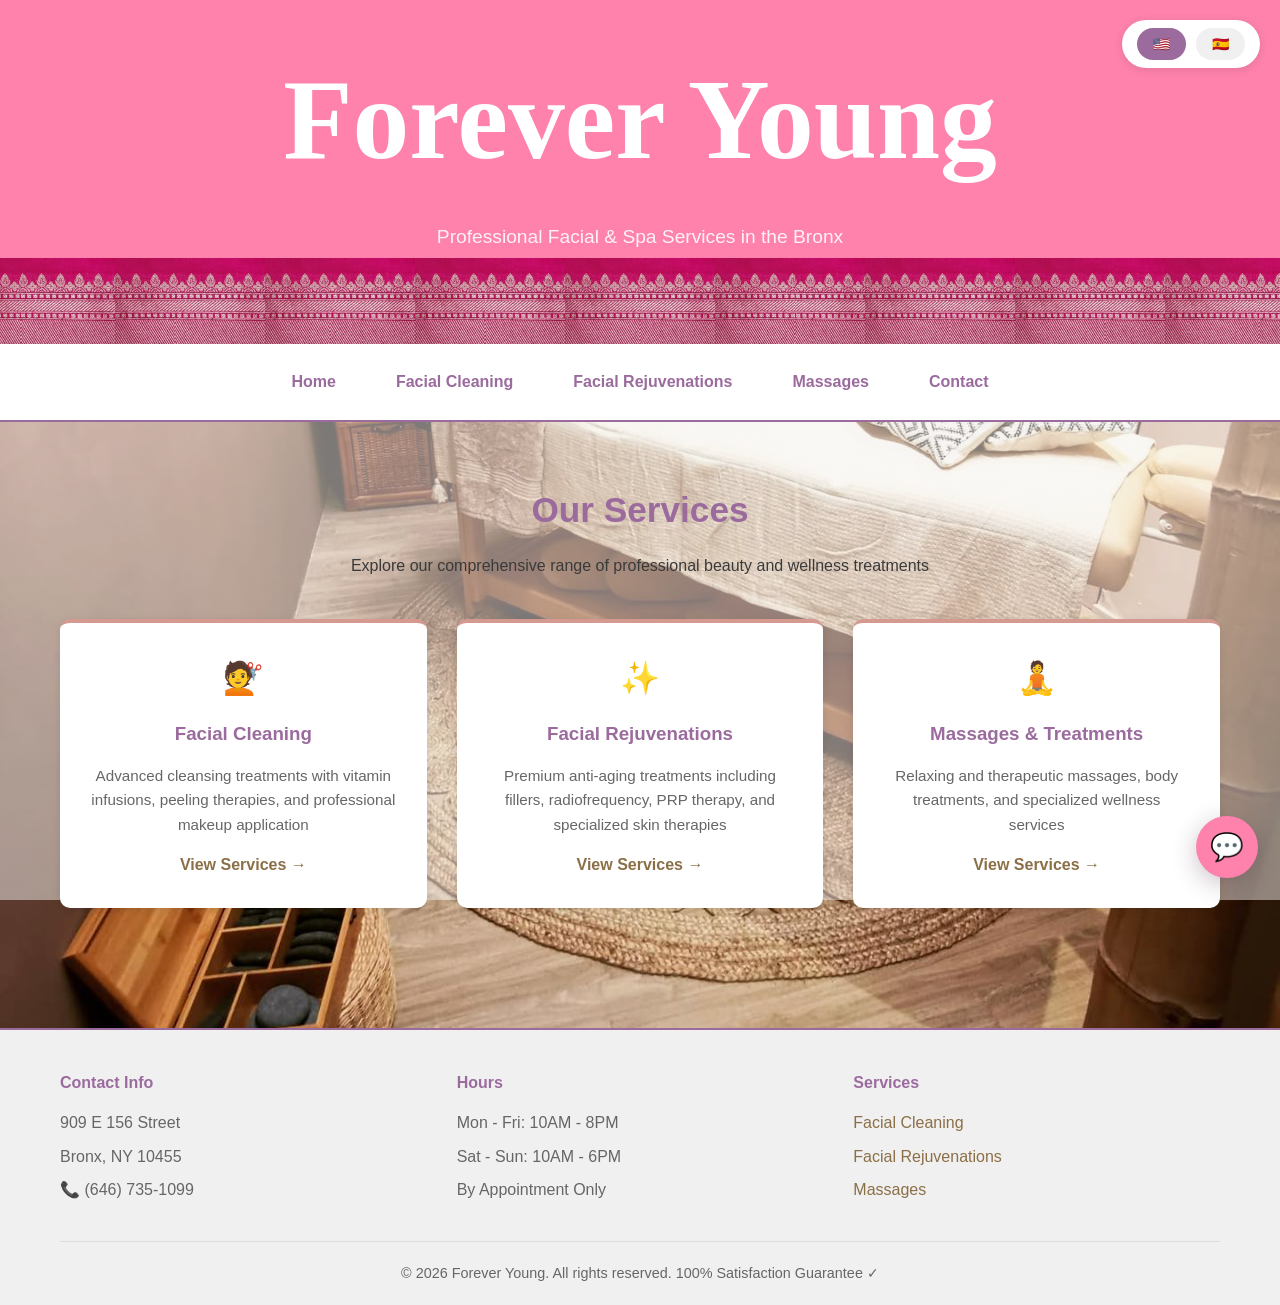
<file: index.html>
<!DOCTYPE html>
<html lang="en">
<head>
    <meta charset="UTF-8">
    <meta name="viewport" content="width=device-width, initial-scale=1.0">
    <title>Forever Young | Professional Facial & Spa Services</title>
    <style>
        @import url('https://fonts.cdnfonts.com/css/marcelle-script');
        * {
            margin: 0;
            padding: 0;
            box-sizing: border-box;
        }

        :root {
            --primary-color: #9b6b9e;
            --secondary-color: #d4998f;
            --accent-color: #8b6f47;
            --light-bg: #f5f1ec;
            --dark-text: #3a3a3a;
            --light-text: #666666;
            --white: #ffffff;
            --success: #78c850;
        }

        html {
            scroll-behavior: smooth;
        }

        body {
            background: linear-gradient(rgba(245, 241, 236, 0.5), rgba(245, 241, 236, 0.5)), url("./bg-home.png") center/cover no-repeat fixed;
            background-attachment: fixed;
            font-family: 'Segoe UI', Tahoma, Geneva, Verdana, sans-serif;
            line-height: 1.6;
            color: var(--dark-text);
            background-color: var(--light-bg);
        }

        .container {
            max-width: 1200px;
            margin: 0 auto;
            padding: 0 20px;
        }

        /* Language Switcher */
        .language-switcher {
            position: fixed;
            top: 20px;
            right: 20px;
            z-index: 1000;
            background: white;
            border-radius: 50px;
            padding: 8px 15px;
            box-shadow: 0 2px 10px rgba(0,0,0,0.1);
            display: flex;
            gap: 10px;
        }

        .lang-btn {
            padding: 8px 16px;
            border: none;
            border-radius: 25px;
            cursor: pointer;
            font-weight: 600;
            font-size: 14px;
            transition: all 0.3s ease;
            background: #f0f0f0;
            color: #333;
        }

        .lang-btn.active {
            background: #9b6b9e;
            color: white;
        }

        .lang-btn:hover {
            transform: scale(1.05);
        }

        .es { display: none; }
        .es.active { display: revert; }
        .en { display: block; }
        .en.hidden { display: none; }

        /* Header */
        header {
            background: #FE82AC;
            color: white;
            padding: 30px 0 92px;
            text-align: center;
            position: relative;
            overflow: hidden;
        }

        header::after {
            content: "";
            position: absolute;
            left: 0;
            right: 0;
            bottom: 0;
            height: 86px;
            background-image: url("./header-pattern.svg?v=2");
            background-repeat: repeat-x;
            background-position: center bottom;
            background-size: auto 86px;
        }

        header h1 {
            color: white;
            font-family: 'Marcelle Script', 'Brush Script MT', cursive;
            font-size: 7.095rem;
            margin-bottom: 10px;
            font-weight: 700;
        }

        header p {
            font-size: 1.2rem;
            font-weight: 300;
            opacity: 0.9;
        }

        /* Navigation */
        nav {
            background: white;
            border-bottom: 2px solid var(--primary-color);
            padding: 15px 0;
            position: sticky;
            top: 0;
            z-index: 100;
        }

        nav ul {
            list-style: none;
            display: flex;
            justify-content: center;
            gap: 30px;
            flex-wrap: wrap;
        }

        nav a {
            color: var(--primary-color);
            text-decoration: none;
            font-weight: 600;
            padding: 10px 15px;
            border-radius: 5px;
            transition: all 0.3s ease;
        }

        nav a:hover {
            background: var(--primary-color);
            color: white;
        }

        /* Services Section */
        .services {
            padding: 60px 0;
            text-align: center;
        }

        .services h2 {
            color: var(--primary-color);
            font-size: 2.2rem;
            margin-bottom: 15px;
        }

        .services-grid {
            display: grid;
            grid-template-columns: repeat(auto-fit, minmax(300px, 1fr));
            gap: 30px;
            margin-top: 40px;
        }

        .service-card {
            background: white;
            padding: 30px;
            border-radius: 10px;
            border-top: 4px solid var(--secondary-color);
            transition: transform 0.3s ease;
            box-shadow: 0 2px 8px rgba(0,0,0,0.1);
        }

        .service-card:hover {
            transform: translateY(-5px);
            box-shadow: 0 5px 15px rgba(0,0,0,0.15);
        }

        .service-card h3 {
            color: var(--primary-color);
            margin-bottom: 15px;
        }

        .service-card p {
            color: var(--light-text);
            margin-bottom: 15px;
            font-size: 0.95rem;
        }

        .view-link {
            color: var(--accent-color);
            text-decoration: none;
            font-weight: 600;
            transition: color 0.3s;
        }

        .view-link:hover {
            color: var(--primary-color);
        }

        /* Footer */
        footer {
            background: #f0f0f0;
            padding: 40px 0 20px;
            margin-top: 60px;
            border-top: 2px solid var(--primary-color);
        }

        .footer-content {
            display: grid;
            grid-template-columns: repeat(auto-fit, minmax(250px, 1fr));
            gap: 30px;
            margin-bottom: 30px;
        }

        .footer-section h4 {
            color: var(--primary-color);
            margin-bottom: 15px;
        }

        .footer-section p, .footer-section li {
            color: var(--light-text);
            margin-bottom: 8px;
        }

        .footer-section ul {
            list-style: none;
        }

        .footer-section a {
            color: var(--accent-color);
            text-decoration: none;
        }

        .footer-section a:hover {
            text-decoration: underline;
        }

        .footer-bottom {
            text-align: center;
            border-top: 1px solid #ddd;
            padding-top: 20px;
            color: var(--light-text);
            font-size: 0.9rem;
        }

        .emoji { font-size: 2rem; display: block; margin-bottom: 15px; }

        /* Responsive */
        @media (max-width: 768px) {
            header h1 { font-size: 2.7rem; }
            nav ul { gap: 15px; }
            .services h2 { font-size: 1.8rem; }
        }
    </style>
</head>

<body>
    <!-- Language Switcher -->
    <div class="language-switcher">
        <button class="lang-btn active" data-lang="en">🇺🇸</button>
        <button class="lang-btn" data-lang="es">🇪🇸</button>
    </div>

    <!-- Header -->
    <header>
        <div class="en">
            <h1>Forever Young</h1>
            <p>Professional Facial & Spa Services in the Bronx</p>
        </div>
        <div class="es">
            <h1>Forever Young</h1>
            <p>Servicios Profesionales de Faciales y Spa en el Bronx</p>
        </div>
    </header>

    <!-- Navigation -->
    <nav>
        <ul>
            <li><a href="index.html" class="en">Home</a><a href="index.html" class="es">Inicio</a></li>
            <li><a href="facial-cleaning.html" class="en">Facial Cleaning</a><a href="facial-cleaning.html" class="es">Limpieza Facial</a></li>
            <li><a href="facial-rejuvenations.html" class="en">Facial Rejuvenations</a><a href="facial-rejuvenations.html" class="es">Rejuvenecimiento</a></li>
            <li><a href="massages.html" class="en">Massages</a><a href="massages.html" class="es">Masajes</a></li>
            <li><a href="contact.html" class="en">Contact</a><a href="contact.html" class="es">Contacto</a></li>
        </ul>
    </nav>

    <!-- Main Content -->
    <main>
        <!-- Services Section -->
        <section class="services">
            <div class="container">
                <h2 class="en">Our Services</h2>
                <h2 class="es">Nuestros Servicios</h2>
                <p class="en">Explore our comprehensive range of professional beauty and wellness treatments</p>
                <p class="es">Explore nuestra gama completa de tratamientos profesionales de belleza y bienestar</p>

                <div class="services-grid">
                    <div class="service-card">
                        <span class="emoji">💇</span>
                        <h3 class="en">Facial Cleaning</h3>
                        <h3 class="es">Limpieza Facial</h3>
                        <p class="en">Advanced cleansing treatments with vitamin infusions, peeling therapies, and professional makeup application</p>
                        <p class="es">Tratamientos avanzados de limpieza con infusiones de vitaminas, terapias de peeling y aplicación de maquillaje profesional</p>
                        <a href="facial-cleaning.html" class="view-link en">View Services →</a>
                        <a href="facial-cleaning.html" class="view-link es">Ver Servicios →</a>
                    </div>

                    <div class="service-card">
                        <span class="emoji">✨</span>
                        <h3 class="en">Facial Rejuvenations</h3>
                        <h3 class="es">Rejuvenecimiento Facial</h3>
                        <p class="en">Premium anti-aging treatments including fillers, radiofrequency, PRP therapy, and specialized skin therapies</p>
                        <p class="es">Tratamientos premium anti-envejecimiento que incluyen rellenos, radiofrecuencia, terapia PRP y terapias especializadas de la piel</p>
                        <a href="facial-rejuvenations.html" class="view-link en">View Services →</a>
                        <a href="facial-rejuvenations.html" class="view-link es">Ver Servicios →</a>
                    </div>

                    <div class="service-card">
                        <span class="emoji">🧘</span>
                        <h3 class="en">Massages & Treatments</h3>
                        <h3 class="es">Masajes y Tratamientos</h3>
                        <p class="en">Relaxing and therapeutic massages, body treatments, and specialized wellness services</p>
                        <p class="es">Masajes relajantes y terapéuticos, tratamientos corporales y servicios especializados de bienestar</p>
                        <a href="massages.html" class="view-link en">View Services →</a>
                        <a href="massages.html" class="view-link es">Ver Servicios →</a>
                    </div>
                </div>
            </div>
        </section>
    </main>

    <!-- Footer -->
    <footer>
        <div class="container">
            <div class="footer-content">
                <div class="footer-section">
                    <h4 class="en">Contact Info</h4>
                    <h4 class="es">Información de Contacto</h4>
                    <p>909 E 156 Street</p>
                    <p>Bronx, NY 10455</p>
                    <p>📞 (646) 735-1099</p>
                </div>

                <div class="footer-section">
                    <h4 class="en">Hours</h4>
                    <h4 class="es">Horario</h4>
                    <p class="en">Mon - Fri: 10AM - 8PM</p>
                    <p class="es">Lun - Vie: 10AM - 8PM</p>
                    <p class="en">Sat - Sun: 10AM - 6PM</p>
                    <p class="es">Sáb - Dom: 10AM - 6PM</p>
                    <p class="en">By Appointment Only</p>
                    <p class="es">Solo por Cita</p>
                </div>

                <div class="footer-section">
                    <h4 class="en">Services</h4>
                    <h4 class="es">Servicios</h4>
                    <ul>
                        <li><a href="facial-cleaning.html" class="en">Facial Cleaning</a><a href="facial-cleaning.html" class="es">Limpieza Facial</a></li>
                        <li><a href="facial-rejuvenations.html" class="en">Facial Rejuvenations</a><a href="facial-rejuvenations.html" class="es">Rejuvenecimiento</a></li>
                        <li><a href="massages.html" class="en">Massages</a><a href="massages.html" class="es">Masajes</a></li>
                    </ul>
                </div>
            </div>

            <div class="footer-bottom">
                <p class="en">&copy; 2026 Forever Young. All rights reserved. 100% Satisfaction Guarantee ✓</p>
                <p class="es">&copy; 2026 Forever Young. Todos los derechos reservados. 100% Garantía de Satisfacción ✓</p>
            </div>
        </div>
    </footer>

    <script>
        function switchLanguage(lang) {
            // Hide/show content based on language
            document.querySelectorAll('.en, .es').forEach(el => {
                el.classList.remove('active', 'hidden');
            });

            if (lang === 'en') {
                document.querySelectorAll('.en').forEach(el => el.classList.remove('hidden'));
                document.querySelectorAll('.es').forEach(el => el.classList.add('hidden'));
            } else if (lang === 'es') {
                document.querySelectorAll('.es').forEach(el => el.classList.add('active'));
                document.querySelectorAll('.en').forEach(el => el.classList.add('hidden'));
            }

            // Update toggle button states
            document.querySelectorAll('.lang-btn').forEach(btn => {
                if (btn.dataset.lang === lang) {
                    btn.classList.add('active');
                } else {
                    btn.classList.remove('active');
                }
            });

            localStorage.setItem('preferredLanguage', lang);
        }

        // Wait for DOM to be ready
        if (document.readyState === 'loading') {
            document.addEventListener('DOMContentLoaded', function() {
                const saved = localStorage.getItem('preferredLanguage') || 'en';
                switchLanguage(saved);
            });
        } else {
            const saved = localStorage.getItem('preferredLanguage') || 'en';
            switchLanguage(saved);
        }

        // Toggle button click handlers
        document.querySelectorAll('.lang-btn').forEach(btn => {
            btn.addEventListener('click', function() {
                switchLanguage(this.dataset.lang);
            });
        });
    </script>
    <script src="chatbot.js?v=7"></script>
</body>
</html>
</file>
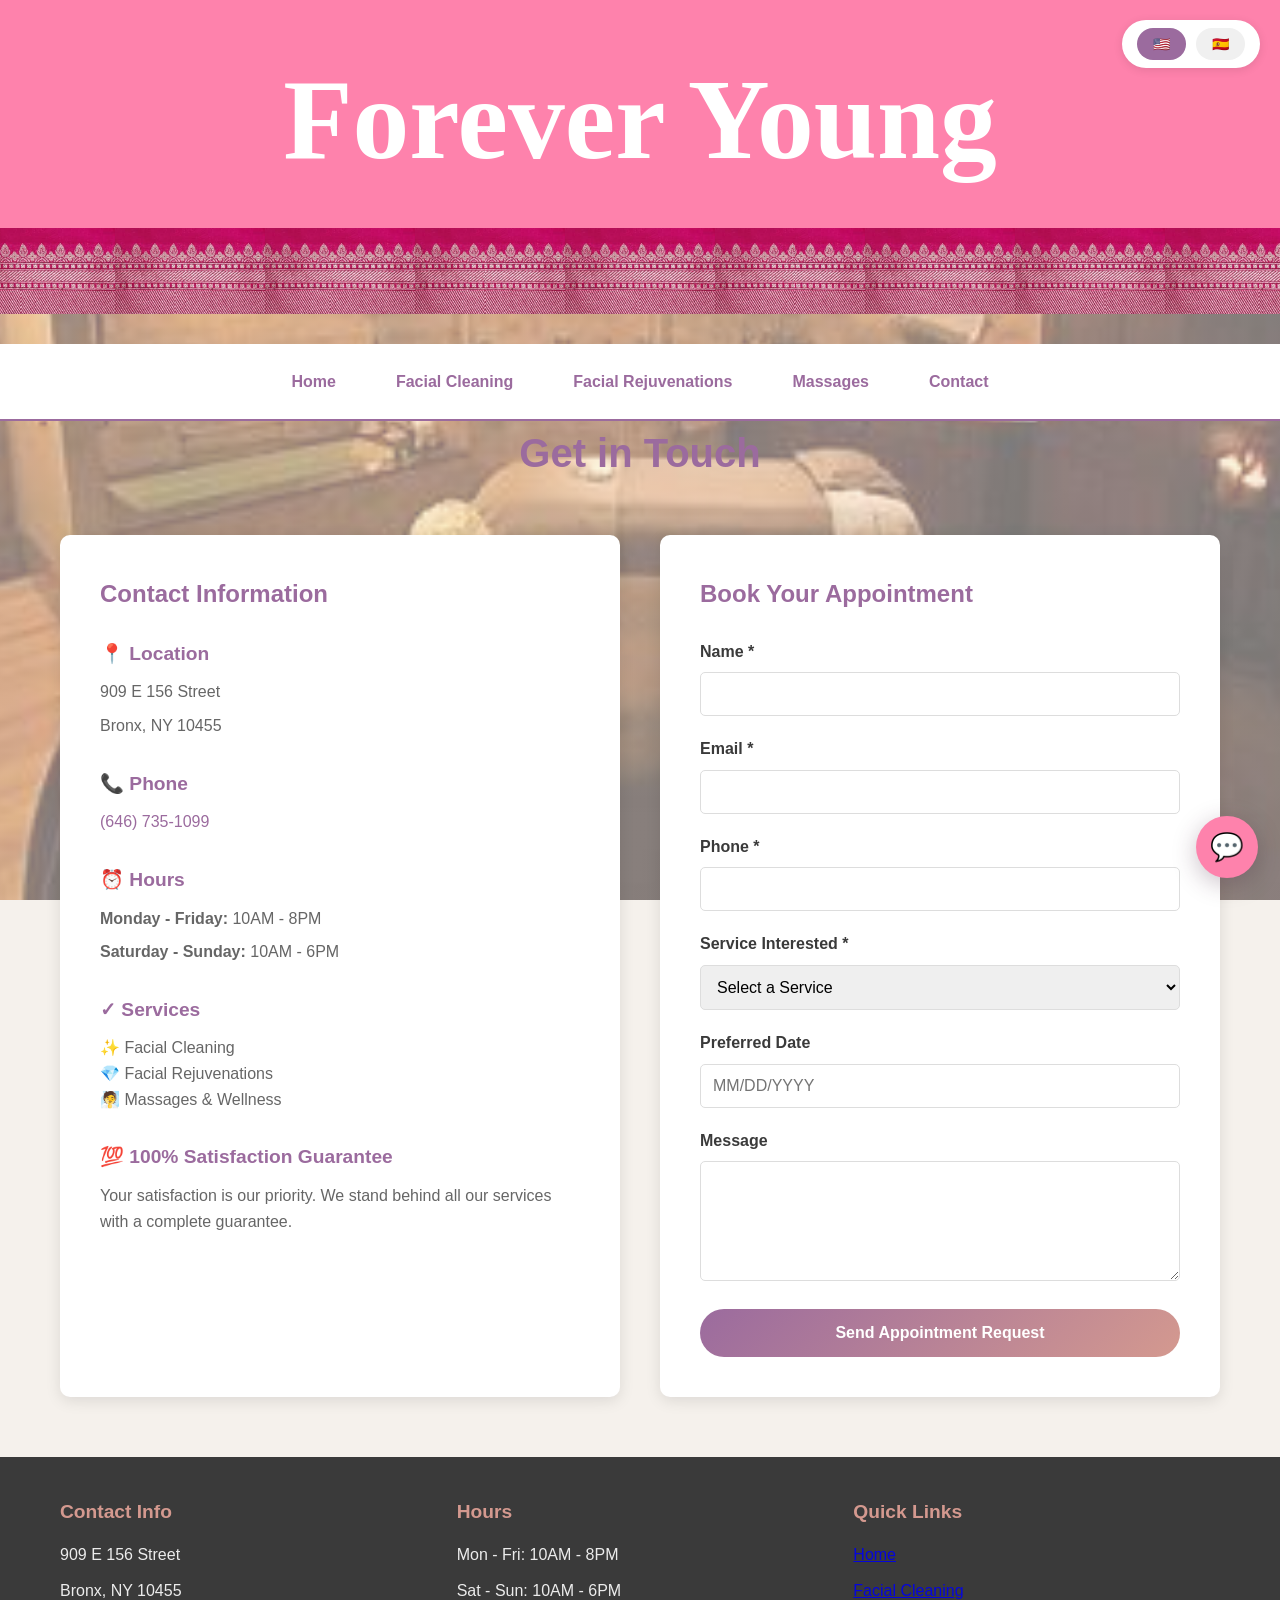
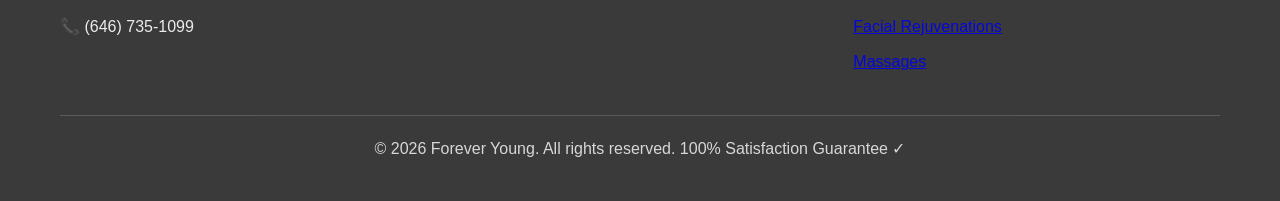
<file: contact.html>
<!DOCTYPE html>
<html lang="en">
<head>
    <meta charset="UTF-8">
    <meta name="viewport" content="width=device-width, initial-scale=1.0">
    <title>Contact & Booking | Contacto y Reserva</title>
    <style>
        @import url('https://fonts.cdnfonts.com/css/marcelle-script');
        * {
            margin: 0;
            padding: 0;
            box-sizing: border-box;
        }

        :root {
            --primary-color: #9b6b9e;
            --secondary-color: #d4998f;
            --accent-color: #8b6f47;
            --light-bg: #f5f1ec;
            --dark-text: #3a3a3a;
            --light-text: #666666;
            --white: #ffffff;
        }

        body {
            font-family: 'Segoe UI', Tahoma, Geneva, Verdana, sans-serif;
            line-height: 1.6;
            color: var(--dark-text);
            background: linear-gradient(rgba(245, 241, 236, 0.5), rgba(245, 241, 236, 0.5)), url("./bg-contact.png") center/cover no-repeat fixed;
            background-attachment: fixed;
            background-color: var(--light-bg);
        }

        .container {
            max-width: 1200px;
            margin: 0 auto;
            padding: 0 20px;
        }

        /* Language Switcher */
        .language-switcher {
            position: fixed;
            top: 20px;
            right: 20px;
            z-index: 1000;
            background: white;
            border-radius: 50px;
            padding: 8px 15px;
            box-shadow: 0 2px 10px rgba(0,0,0,0.1);
            display: flex;
            gap: 10px;
        }

        .lang-btn {
            padding: 8px 16px;
            border: none;
            border-radius: 25px;
            cursor: pointer;
            font-weight: 600;
            font-size: 14px;
            transition: all 0.3s ease;
            background: #f0f0f0;
            color: #333;
        }

        .lang-btn.active {
            background: #9b6b9e;
            color: white;
        }

        .lang-btn:hover {
            transform: scale(1.05);
        }

        .es { display: none; }
        .es.active { display: revert; }
        .en { display: block; }
        .en.hidden { display: none; }

        /* Header */
        header {
            background: #FE82AC;
            color: white;
            padding: 30px 0 92px;
            text-align: center;
            position: relative;
            overflow: hidden;
            margin-bottom: 30px;
        }

        header::after {
            content: "";
            position: absolute;
            left: 0;
            right: 0;
            bottom: 0;
            height: 86px;
            background-image: url("./header-pattern.svg?v=2");
            background-repeat: repeat-x;
            background-position: center bottom;
            background-size: auto 86px;
        }

        header h1 {
            color: white;
            font-family: 'Marcelle Script', 'Brush Script MT', cursive;
            font-size: 7.095rem;
            margin-bottom: 10px;
            font-weight: 700;
        }

        header a {
            color: white;
            text-decoration: none;
            font-size: 1rem;
            opacity: 0.9;
            transition: opacity 0.3s;
        }

        header a:hover {
            opacity: 1;
        }

        /* Navigation */
        nav {
            background: white;
            border-bottom: 2px solid var(--primary-color);
            padding: 15px 0;
            position: sticky;
            top: 0;
            z-index: 100;
        }

        nav ul {
            list-style: none;
            display: flex;
            justify-content: center;
            gap: 30px;
            flex-wrap: wrap;
        }

        nav a {
            color: var(--primary-color);
            text-decoration: none;
            font-weight: 600;
            padding: 10px 15px;
            border-radius: 5px;
            transition: all 0.3s ease;
        }

        nav a:hover {
            background: var(--primary-color);
            color: white;
        }

        /* Page Title */
        .page-title {
            text-align: center;
            margin-bottom: 50px;
        }

        .page-title h2 {
            font-size: 2.5rem;
            color: var(--primary-color);
            margin-bottom: 15px;
            font-weight: 700;
        }

        /* Contact Container */
        .contact-wrapper {
            display: grid;
            grid-template-columns: 1fr 1fr;
            gap: 40px;
            margin-bottom: 60px;
        }

        /* Contact Info */
        .contact-info {
            background: white;
            padding: 40px;
            border-radius: 10px;
            box-shadow: 0 4px 15px rgba(0,0,0,0.1);
        }

        .contact-info h3 {
            font-size: 1.5rem;
            color: var(--primary-color);
            margin-bottom: 25px;
            font-weight: 600;
        }

        .info-section {
            margin-bottom: 30px;
        }

        .info-section h4 {
            font-size: 1.2rem;
            color: var(--primary-color);
            margin-bottom: 10px;
            font-weight: 600;
        }

        .info-section p {
            color: var(--light-text);
            margin-bottom: 8px;
            font-size: 1rem;
        }

        .info-section a {
            color: var(--primary-color);
            text-decoration: none;
            transition: color 0.3s;
        }

        .info-section a:hover {
            color: var(--secondary-color);
        }

        /* Contact Form */
        .contact-form {
            background: white;
            padding: 40px;
            border-radius: 10px;
            box-shadow: 0 4px 15px rgba(0,0,0,0.1);
        }

        .contact-form h3 {
            font-size: 1.5rem;
            color: var(--primary-color);
            margin-bottom: 25px;
            font-weight: 600;
        }

        .form-group {
            margin-bottom: 20px;
        }

        label {
            display: block;
            margin-bottom: 8px;
            color: var(--dark-text);
            font-weight: 600;
        }

        input[type="text"],
        input[type="email"],
        input[type="tel"],
        textarea,
        select {
            width: 100%;
            padding: 12px;
            border: 1px solid #ddd;
            border-radius: 5px;
            font-family: 'Segoe UI', Tahoma, Geneva, Verdana, sans-serif;
            font-size: 1rem;
            transition: border-color 0.3s;
        }

        input[type="text"]:focus,
        input[type="email"]:focus,
        input[type="tel"]:focus,
        textarea:focus,
        select:focus {
            outline: none;
            border-color: var(--primary-color);
            box-shadow: 0 0 5px rgba(155, 107, 158, 0.2);
        }

        textarea {
            resize: vertical;
            min-height: 120px;
        }

        .submit-btn {
            background: linear-gradient(135deg, var(--primary-color), var(--secondary-color));
            color: white;
            padding: 15px 40px;
            border: none;
            border-radius: 50px;
            font-weight: 600;
            font-size: 1rem;
            cursor: pointer;
            transition: all 0.3s;
            width: 100%;
        }

        .submit-btn:hover {
            transform: translateY(-2px);
            box-shadow: 0 5px 20px rgba(155, 107, 158, 0.3);
        }

        /* Footer */
        footer {
            background: var(--dark-text);
            color: white;
            padding: 40px 0;
            margin-top: 60px;
        }

        .footer-content {
            display: grid;
            grid-template-columns: repeat(auto-fit, minmax(250px, 1fr));
            gap: 30px;
            margin-bottom: 30px;
        }

        .footer-section h4 {
            font-size: 1.2rem;
            margin-bottom: 15px;
            color: var(--secondary-color);
            font-weight: 600;
        }

        .footer-section p {
            margin-bottom: 10px;
            opacity: 0.9;
        }

        .footer-bottom {
            text-align: center;
            padding-top: 20px;
            border-top: 1px solid rgba(255,255,255,0.2);
            opacity: 0.8;
        }

        /* Responsive */
        @media (max-width: 968px) {
            .contact-wrapper {
                grid-template-columns: 1fr;
            }
        }

        @media (max-width: 768px) {
            header h1 {
                font-size: 2.7rem;
            }

            .page-title h2 {
                font-size: 1.8rem;
            }

            .language-switcher {
                top: 10px;
                right: 10px;
                padding: 6px 12px;
            }

            .lang-btn {
                padding: 6px 12px;
                font-size: 12px;
            }

            .contact-info,
            .contact-form {
                padding: 25px;
            }
        }
    </style>
</head>
<body>
    <!-- Language Switcher -->
    <div class="language-switcher">
        <button class="lang-btn active" data-lang="en">🇺🇸</button>
        <button class="lang-btn" data-lang="es">🇪🇸</button>
    </div>

    <!-- Header -->
    <header>
        <div class="en">
            <h1>Forever Young</h1>
        </div>
        <div class="es">
            <h1>Forever Young</h1>
        </div>
    </header>

    <!-- Navigation -->
    <nav>
        <ul>
            <li><a href="index.html" class="en">Home</a><a href="index.html" class="es">Inicio</a></li>
            <li><a href="facial-cleaning.html" class="en">Facial Cleaning</a><a href="facial-cleaning.html" class="es">Limpieza Facial</a></li>
            <li><a href="facial-rejuvenations.html" class="en">Facial Rejuvenations</a><a href="facial-rejuvenations.html" class="es">Rejuvenecimiento</a></li>
            <li><a href="massages.html" class="en">Massages</a><a href="massages.html" class="es">Masajes</a></li>
            <li><a href="contact.html" class="en">Contact</a><a href="contact.html" class="es">Contacto</a></li>
        </ul>
    </nav>

    <div class="container">
        <!-- Page Title -->
        <div class="page-title">
            <div class="en">
                <h2>Get in Touch</h2>
            </div>
            <div class="es">
                <h2>Ponte en Contacto</h2>
            </div>
        </div>

        <!-- Contact Wrapper -->
        <div class="contact-wrapper">
            <!-- Contact Information -->
            <div class="contact-info">
                <div class="en">
                    <h3>Contact Information</h3>
                </div>
                <div class="es">
                    <h3>Información de Contacto</h3>
                </div>

                <div class="info-section">
                    <h4 class="en">📍 Location</h4>
                    <h4 class="es">📍 Ubicación</h4>
                    <p>909 E 156 Street</p>
                    <p>Bronx, NY 10455</p>
                </div>

                <div class="info-section">
                    <h4 class="en">📞 Phone</h4>
                    <h4 class="es">📞 Teléfono</h4>
                    <p><a href="tel:6467351099">(646) 735-1099</a></p>
                </div>

                <div class="info-section">
                    <h4 class="en">⏰ Hours</h4>
                    <h4 class="es">⏰ Horario</h4>
                    <p class="en"><strong>Monday - Friday:</strong> 10AM - 8PM</p>
                    <p class="es"><strong>Lunes - Viernes:</strong> 10AM - 8PM</p>
                    <p class="en"><strong>Saturday - Sunday:</strong> 10AM - 6PM</p>
                    <p class="es"><strong>Sábado - Domingo:</strong> 10AM - 6PM</p>
                </div>

                <div class="info-section">
                    <h4 class="en">✓ Services</h4>
                    <h4 class="es">✓ Servicios</h4>
                    <p class="en">
                        ✨ Facial Cleaning<br>
                        💎 Facial Rejuvenations<br>
                        🧖 Massages & Wellness
                    </p>
                    <p class="es">
                        ✨ Limpieza Facial<br>
                        💎 Rejuvenecimiento Facial<br>
                        🧖 Masajes y Bienestar
                    </p>
                </div>

                <div class="info-section">
                    <h4 class="en">💯 100% Satisfaction Guarantee</h4>
                    <h4 class="es">💯 100% Garantía de Satisfacción</h4>
                    <p class="en">Your satisfaction is our priority. We stand behind all our services with a complete guarantee.</p>
                    <p class="es">Tu satisfacción es nuestra prioridad. Respaldamos todos nuestros servicios con una garantía completa.</p>
                </div>
            </div>

            <!-- Contact Form -->
            <div class="contact-form">
                <div class="en">
                    <h3>Book Your Appointment</h3>
                </div>
                <div class="es">
                    <h3>Reserva tu Cita</h3>
                </div>

                <form id="contactForm" action="https://formsubmit.co/franciabaezdegomez7@gmail.com" method="POST">
                    <input type="hidden" name="_subject" value="New Forever Young Appointment Request">
                    <input type="hidden" name="_template" value="table">
                    <input type="hidden" name="_captcha" value="false">
                    <div class="form-group">
                        <label class="en">Name *</label>
                        <label class="es">Nombre *</label>
                        <input type="text" name="Customer Name" required placeholder="">
                    </div>

                    <div class="form-group">
                        <label class="en">Email *</label>
                        <label class="es">Correo Electrónico *</label>
                        <input type="email" name="Customer Email" required placeholder="">
                    </div>

                    <div class="form-group">
                        <label class="en">Phone *</label>
                        <label class="es">Teléfono *</label>
                        <input type="tel" name="Customer Phone" required placeholder="">
                    </div>

                    <div class="form-group">
                        <label class="en">Service Interested *</label>
                        <label class="es">Servicio Interesado *</label>
                        <select name="Requested Service" required>
                            <option class="en" value="">Select a Service</option>
                            <option class="en" value="facial-cleaning">Facial Cleaning</option>
                            <option class="en" value="facial-rejuvenation">Facial Rejuvenations</option>
                            <option class="en" value="massage">Massages & Wellness</option>
                            
                            <option class="es" value="">Selecciona un Servicio</option>
                            <option class="es" value="facial-cleaning">Limpieza Facial</option>
                            <option class="es" value="facial-rejuvenation">Rejuvenecimiento Facial</option>
                            <option class="es" value="massage">Masajes y Bienestar</option>
                        </select>
                    </div>

                    <div class="form-group">
                        <label class="en">Preferred Date</label>
                        <label class="es">Fecha Preferida</label>
                        <input type="text" name="Preferred Date" placeholder="MM/DD/YYYY">
                    </div>

                    <div class="form-group">
                        <label class="en">Message</label>
                        <label class="es">Mensaje</label>
                        <textarea name="Message" placeholder=""></textarea>
                    </div>

                    <button type="submit" class="submit-btn en">Send Appointment Request</button>
                    <button type="submit" class="submit-btn es">Enviar Solicitud de Cita</button>
                </form>
            </div>
        </div>
    </div>

    <!-- Footer -->
    <footer>
        <div class="container">
            <div class="footer-content">
                <div class="footer-section">
                    <h4 class="en">Contact Info</h4>
                    <h4 class="es">Información de Contacto</h4>
                    <p>909 E 156 Street</p>
                    <p>Bronx, NY 10455</p>
                    <p>📞 (646) 735-1099</p>
                </div>

                <div class="footer-section">
                    <h4 class="en">Hours</h4>
                    <h4 class="es">Horario</h4>
                    <p class="en">Mon - Fri: 10AM - 8PM</p>
                    <p class="es">Lun - Vie: 10AM - 8PM</p>
                    <p class="en">Sat - Sun: 10AM - 6PM</p>
                    <p class="es">Sáb - Dom: 10AM - 6PM</p>
                </div>

                <div class="footer-section">
                    <h4 class="en">Quick Links</h4>
                    <h4 class="es">Enlaces Rápidos</h4>
                    <p><a href="index.html" class="en">Home</a><a href="index.html" class="es">Inicio</a></p>
                    <p><a href="facial-cleaning.html" class="en">Facial Cleaning</a><a href="facial-cleaning.html" class="es">Limpieza Facial</a></p>
                    <p><a href="facial-rejuvenations.html" class="en">Facial Rejuvenations</a><a href="facial-rejuvenations.html" class="es">Rejuvenecimiento</a></p>
                    <p><a href="massages.html" class="en">Massages</a><a href="massages.html" class="es">Masajes</a></p>
                </div>
            </div>

            <div class="footer-bottom">
                <p class="en">&copy; 2026 Forever Young. All rights reserved. 100% Satisfaction Guarantee ✓</p>
                <p class="es">&copy; 2026 Forever Young. Todos los derechos reservados. 100% Garantía de Satisfacción ✓</p>
            </div>
        </div>
    </footer>

    <script>
        function switchLanguage(lang) {
            document.querySelectorAll(".en, .es").forEach(el => {
                el.classList.remove("active", "hidden");
            });

            if (lang === "en") {
                document.querySelectorAll(".en").forEach(el => el.classList.remove("hidden"));
                document.querySelectorAll(".es").forEach(el => el.classList.add("hidden"));
            } else if (lang === "es") {
                document.querySelectorAll(".es").forEach(el => el.classList.add("active"));
                document.querySelectorAll(".en").forEach(el => el.classList.add("hidden"));
            }

            document.querySelectorAll(".lang-btn").forEach(btn => {
                if (btn.dataset.lang === lang) {
                    btn.classList.add("active");
                } else {
                    btn.classList.remove("active");
                }
            });

            localStorage.setItem("preferredLanguage", lang);
        }

        if (document.readyState === "loading") {
            document.addEventListener("DOMContentLoaded", function() {
                const saved = localStorage.getItem("preferredLanguage") || "en";
                switchLanguage(saved);
            });
        } else {
            const saved = localStorage.getItem("preferredLanguage") || "en";
            switchLanguage(saved);
        }

        document.querySelectorAll(".lang-btn").forEach(btn => {
            btn.addEventListener("click", function() {
                switchLanguage(this.dataset.lang);
            });
        });
    </script>
    <script src="chatbot.js?v=7"></script>
</body>
</html>
</file>
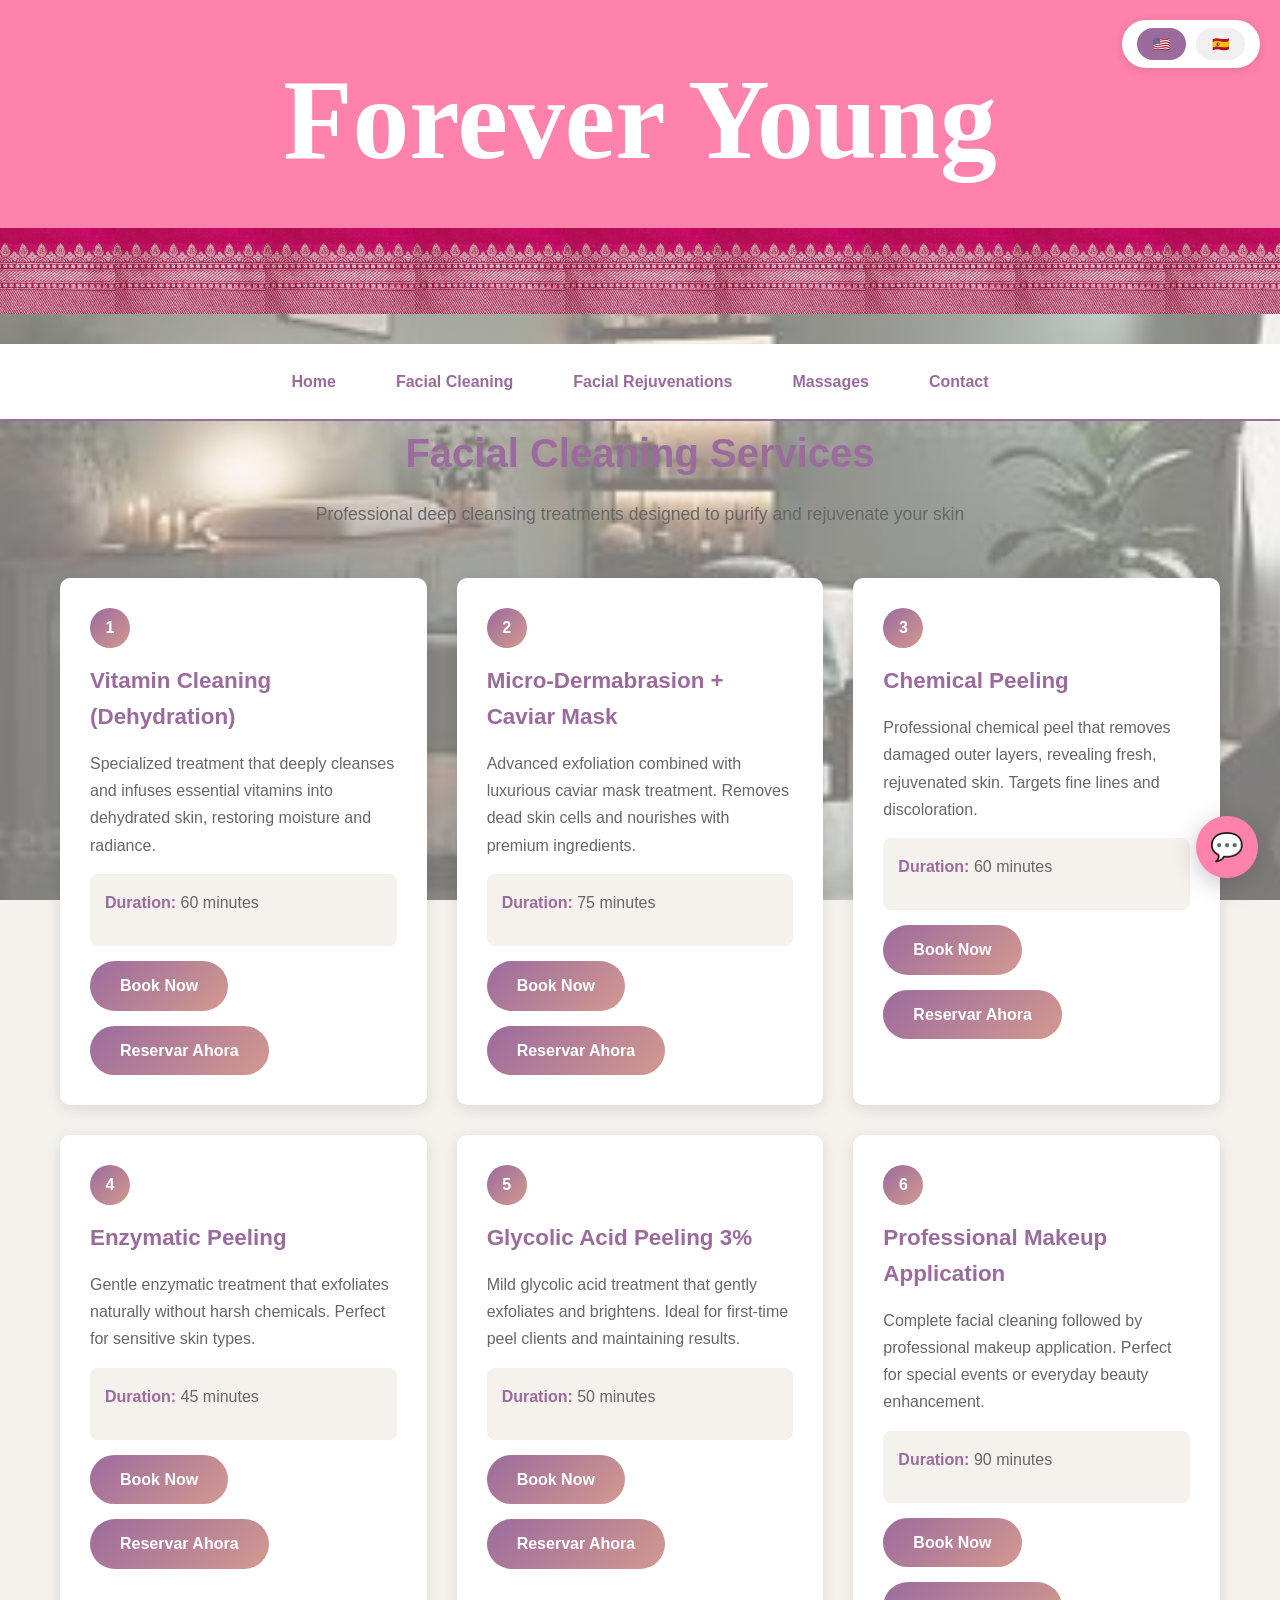
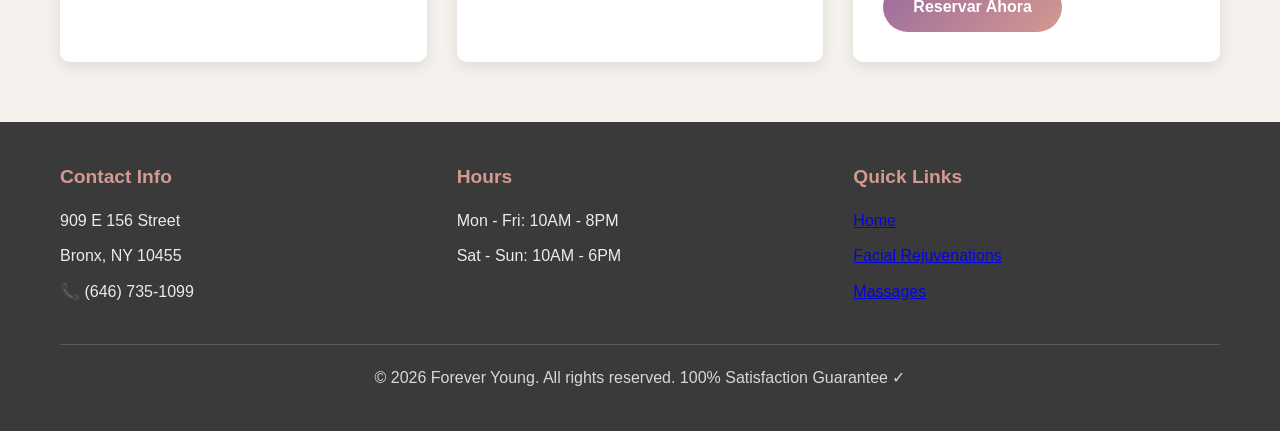
<file: facial-cleaning.html>
<!DOCTYPE html>
<html lang="en">
<head>
    <meta charset="UTF-8">
    <meta name="viewport" content="width=device-width, initial-scale=1.0">
    <title>Facial Cleaning Services | Servicios de Limpieza Facial</title>
    <style>
        @import url('https://fonts.cdnfonts.com/css/marcelle-script');
        * {
            margin: 0;
            padding: 0;
            box-sizing: border-box;
        }

        :root {
            --primary-color: #9b6b9e;
            --secondary-color: #d4998f;
            --accent-color: #8b6f47;
            --light-bg: #f5f1ec;
            --dark-text: #3a3a3a;
            --light-text: #666666;
            --white: #ffffff;
        }

        body {
            font-family: 'Segoe UI', Tahoma, Geneva, Verdana, sans-serif;
            line-height: 1.6;
            color: var(--dark-text);
            background: linear-gradient(rgba(245, 241, 236, 0.5), rgba(245, 241, 236, 0.5)), url("./bg-facial-cleaning.png") center/cover no-repeat fixed;
            background-attachment: fixed;
            background-color: var(--light-bg);
        }

        .container {
            max-width: 1200px;
            margin: 0 auto;
            padding: 0 20px;
        }

        /* Language Switcher */
        .language-switcher {
            position: fixed;
            top: 20px;
            right: 20px;
            z-index: 1000;
            background: white;
            border-radius: 50px;
            padding: 8px 15px;
            box-shadow: 0 2px 10px rgba(0,0,0,0.1);
            display: flex;
            gap: 10px;
        }

        .lang-btn {
            padding: 8px 16px;
            border: none;
            border-radius: 25px;
            cursor: pointer;
            font-weight: 600;
            font-size: 14px;
            transition: all 0.3s ease;
            background: #f0f0f0;
            color: #333;
        }

        .lang-btn.active {
            background: #9b6b9e;
            color: white;
        }

        .lang-btn:hover {
            transform: scale(1.05);
        }

        .es { display: none; }
        .es.active { display: revert; }
        .en { display: block; }
        .en.hidden { display: none; }

        /* Header */
        header {
            background: #FE82AC;
            color: white;
            padding: 30px 0 92px;
            text-align: center;
            position: relative;
            overflow: hidden;
            margin-bottom: 30px;
        }

        header::after {
            content: "";
            position: absolute;
            left: 0;
            right: 0;
            bottom: 0;
            height: 86px;
            background-image: url("./header-pattern.svg?v=2");
            background-repeat: repeat-x;
            background-position: center bottom;
            background-size: auto 86px;
        }

        header h1 {
            color: white;
            font-family: 'Marcelle Script', 'Brush Script MT', cursive;
            font-size: 7.095rem;
            margin-bottom: 10px;
            font-weight: 700;
        }

        header a {
            color: white;
            text-decoration: none;
            font-size: 1rem;
            opacity: 0.9;
            transition: opacity 0.3s;
        }

        header a:hover {
            opacity: 1;
        }

        /* Navigation */
        nav {
            background: white;
            border-bottom: 2px solid var(--primary-color);
            padding: 15px 0;
            position: sticky;
            top: 0;
            z-index: 100;
        }

        nav ul {
            list-style: none;
            display: flex;
            justify-content: center;
            gap: 30px;
            flex-wrap: wrap;
        }

        nav a {
            color: var(--primary-color);
            text-decoration: none;
            font-weight: 600;
            padding: 10px 15px;
            border-radius: 5px;
            transition: all 0.3s ease;
        }

        nav a:hover {
            background: var(--primary-color);
            color: white;
        }

        /* Page Title */
        .page-title {
            text-align: center;
            margin-bottom: 50px;
        }

        .page-title h2 {
            font-size: 2.5rem;
            color: var(--primary-color);
            margin-bottom: 15px;
            font-weight: 700;
        }

        .page-title p {
            font-size: 1.1rem;
            color: var(--light-text);
            max-width: 700px;
            margin: 0 auto;
        }

        /* Service Grid */
        .service-grid {
            display: grid;
            grid-template-columns: repeat(auto-fit, minmax(320px, 1fr));
            gap: 30px;
            margin-bottom: 60px;
        }

        .service-card {
            background: white;
            padding: 30px;
            border-radius: 10px;
            box-shadow: 0 4px 15px rgba(0,0,0,0.1);
            transition: all 0.3s;
        }

        .service-card:hover {
            transform: translateY(-5px);
            box-shadow: 0 8px 25px rgba(0,0,0,0.15);
        }

        .service-number {
            display: inline-block;
            background: linear-gradient(135deg, var(--primary-color), var(--secondary-color));
            color: white;
            width: 40px;
            height: 40px;
            border-radius: 50%;
            text-align: center;
            line-height: 40px;
            font-weight: 700;
            margin-bottom: 15px;
        }

        .service-card h3 {
            font-size: 1.4rem;
            color: var(--primary-color);
            margin-bottom: 15px;
            font-weight: 600;
        }

        .service-card p {
            color: var(--light-text);
            margin-bottom: 15px;
            line-height: 1.7;
        }

        .service-details {
            background: var(--light-bg);
            padding: 15px;
            border-radius: 8px;
            margin-top: 15px;
        }

        .service-details strong {
            color: var(--primary-color);
        }

        .cta-button {
            display: inline-block;
            background: linear-gradient(135deg, var(--primary-color), var(--secondary-color));
            color: white;
            padding: 12px 30px;
            border-radius: 50px;
            text-decoration: none;
            font-weight: 600;
            margin-top: 15px;
            transition: all 0.3s;
            border: none;
            cursor: pointer;
        }

        .cta-button:hover {
            transform: translateY(-2px);
            box-shadow: 0 5px 20px rgba(155, 107, 158, 0.3);
        }

        /* Footer */
        footer {
            background: var(--dark-text);
            color: white;
            padding: 40px 0;
            margin-top: 60px;
        }

        .footer-content {
            display: grid;
            grid-template-columns: repeat(auto-fit, minmax(250px, 1fr));
            gap: 30px;
            margin-bottom: 30px;
        }

        .footer-section h4 {
            font-size: 1.2rem;
            margin-bottom: 15px;
            color: var(--secondary-color);
            font-weight: 600;
        }

        .footer-section p {
            margin-bottom: 10px;
            opacity: 0.9;
        }

        .footer-bottom {
            text-align: center;
            padding-top: 20px;
            border-top: 1px solid rgba(255,255,255,0.2);
            opacity: 0.8;
        }

        /* Responsive */
        @media (max-width: 768px) {
            header h1 {
                font-size: 2.7rem;
            }

            .page-title h2 {
                font-size: 1.8rem;
            }

            .language-switcher {
                top: 10px;
                right: 10px;
                padding: 6px 12px;
            }

            .lang-btn {
                padding: 6px 12px;
                font-size: 12px;
            }
        }
    </style>
</head>
<body>
    <!-- Language Switcher -->
    <div class="language-switcher">
        <button class="lang-btn active" data-lang="en">🇺🇸</button>
        <button class="lang-btn" data-lang="es">🇪🇸</button>
    </div>

    <!-- Header -->
    <header>
        <div class="en">
            <h1>Forever Young</h1>
        </div>
        <div class="es">
            <h1>Forever Young</h1>
        </div>
    </header>

    <!-- Navigation -->
    <nav>
        <ul>
            <li><a href="index.html" class="en">Home</a><a href="index.html" class="es">Inicio</a></li>
            <li><a href="facial-cleaning.html" class="en">Facial Cleaning</a><a href="facial-cleaning.html" class="es">Limpieza Facial</a></li>
            <li><a href="facial-rejuvenations.html" class="en">Facial Rejuvenations</a><a href="facial-rejuvenations.html" class="es">Rejuvenecimiento</a></li>
            <li><a href="massages.html" class="en">Massages</a><a href="massages.html" class="es">Masajes</a></li>
            <li><a href="contact.html" class="en">Contact</a><a href="contact.html" class="es">Contacto</a></li>
        </ul>
    </nav>

    <div class="container">
        <!-- Page Title -->
        <div class="page-title">
            <div class="en">
                <h2>Facial Cleaning Services</h2>
                <p>Professional deep cleansing treatments designed to purify and rejuvenate your skin</p>
            </div>
            <div class="es">
                <h2>Servicios de Limpieza Facial</h2>
                <p>Tratamientos profesionales de limpieza profunda diseñados para purificar y rejuvenecer tu piel</p>
            </div>
        </div>

        <!-- Services Grid -->
        <div class="service-grid">
            <!-- Service 1 -->
            <div class="service-card">
                <div class="service-number">1</div>
                <h3 class="en">Vitamin Cleaning (Dehydration)</h3>
                <h3 class="es">Limpieza + Tratamiento de Vitaminas</h3>
                <p class="en">Specialized treatment that deeply cleanses and infuses essential vitamins into dehydrated skin, restoring moisture and radiance.</p>
                <p class="es">Tratamiento especializado que limpia profundamente e infunde vitaminas esenciales en la piel deshidratada, restaurando la hidratación y el brillo.</p>
                <div class="service-details">
                    <p class="en"><strong>Duration:</strong> 60 minutes</p>
                    <p class="es"><strong>Duración:</strong> 60 minutos</p>
                </div>
                <a href="contact.html" class="cta-button en">Book Now</a>
                <a href="contact.html" class="cta-button es">Reservar Ahora</a>
            </div>

            <!-- Service 2 -->
            <div class="service-card">
                <div class="service-number">2</div>
                <h3 class="en">Micro-Dermabrasion + Caviar Mask</h3>
                <h3 class="es">Limpieza + Microdermoabrasión + Mascarilla de Caviar</h3>
                <p class="en">Advanced exfoliation combined with luxurious caviar mask treatment. Removes dead skin cells and nourishes with premium ingredients.</p>
                <p class="es">Exfoliación avanzada combinada con tratamiento de mascarilla de caviar de lujo. Elimina células muertas y nutre con ingredientes premium.</p>
                <div class="service-details">
                    <p class="en"><strong>Duration:</strong> 75 minutes</p>
                    <p class="es"><strong>Duración:</strong> 75 minutos</p>
                </div>
                <a href="contact.html" class="cta-button en">Book Now</a>
                <a href="contact.html" class="cta-button es">Reservar Ahora</a>
            </div>

            <!-- Service 3 -->
            <div class="service-card">
                <div class="service-number">3</div>
                <h3 class="en">Chemical Peeling</h3>
                <h3 class="es">Limpieza + Peeling Químico Desaminante</h3>
                <p class="en">Professional chemical peel that removes damaged outer layers, revealing fresh, rejuvenated skin. Targets fine lines and discoloration.</p>
                <p class="es">Peeling químico profesional que elimina las capas externas dañadas, revelando piel fresca y rejuvenecida. Ataca líneas finas y decoloración.</p>
                <div class="service-details">
                    <p class="en"><strong>Duration:</strong> 60 minutes</p>
                    <p class="es"><strong>Duración:</strong> 60 minutos</p>
                </div>
                <a href="contact.html" class="cta-button en">Book Now</a>
                <a href="contact.html" class="cta-button es">Reservar Ahora</a>
            </div>

            <!-- Service 4 -->
            <div class="service-card">
                <div class="service-number">4</div>
                <h3 class="en">Enzymatic Peeling</h3>
                <h3 class="es">Limpieza + Peeling Enzimático</h3>
                <p class="en">Gentle enzymatic treatment that exfoliates naturally without harsh chemicals. Perfect for sensitive skin types.</p>
                <p class="es">Tratamiento enzimático suave que exfolia naturalmente sin químicos agresivos. Perfecto para tipos de piel sensibles.</p>
                <div class="service-details">
                    <p class="en"><strong>Duration:</strong> 45 minutes</p>
                    <p class="es"><strong>Duración:</strong> 45 minutos</p>
                </div>
                <a href="contact.html" class="cta-button en">Book Now</a>
                <a href="contact.html" class="cta-button es">Reservar Ahora</a>
            </div>

            <!-- Service 5 -->
            <div class="service-card">
                <div class="service-number">5</div>
                <h3 class="en">Glycolic Acid Peeling 3%</h3>
                <h3 class="es">Limpieza + Peeling de Ácido Glicólico 3%</h3>
                <p class="en">Mild glycolic acid treatment that gently exfoliates and brightens. Ideal for first-time peel clients and maintaining results.</p>
                <p class="es">Tratamiento suave de ácido glicólico que exfolia y ilumina suavemente. Ideal para clientes primerizos y mantener resultados.</p>
                <div class="service-details">
                    <p class="en"><strong>Duration:</strong> 50 minutes</p>
                    <p class="es"><strong>Duración:</strong> 50 minutos</p>
                </div>
                <a href="contact.html" class="cta-button en">Book Now</a>
                <a href="contact.html" class="cta-button es">Reservar Ahora</a>
            </div>

            <!-- Service 6 -->
            <div class="service-card">
                <div class="service-number">6</div>
                <h3 class="en">Professional Makeup Application</h3>
                <h3 class="es">Limpieza + Maquillaje Profesional</h3>
                <p class="en">Complete facial cleaning followed by professional makeup application. Perfect for special events or everyday beauty enhancement.</p>
                <p class="es">Limpieza facial completa seguida de aplicación de maquillaje profesional. Perfecto para eventos especiales o mejora de belleza diaria.</p>
                <div class="service-details">
                    <p class="en"><strong>Duration:</strong> 90 minutes</p>
                    <p class="es"><strong>Duración:</strong> 90 minutos</p>
                </div>
                <a href="contact.html" class="cta-button en">Book Now</a>
                <a href="contact.html" class="cta-button es">Reservar Ahora</a>
            </div>
        </div>
    </div>

    <!-- Footer -->
    <footer>
        <div class="container">
            <div class="footer-content">
                <div class="footer-section">
                    <h4 class="en">Contact Info</h4>
                    <h4 class="es">Información de Contacto</h4>
                    <p>909 E 156 Street</p>
                    <p>Bronx, NY 10455</p>
                    <p>📞 (646) 735-1099</p>
                </div>

                <div class="footer-section">
                    <h4 class="en">Hours</h4>
                    <h4 class="es">Horario</h4>
                    <p class="en">Mon - Fri: 10AM - 8PM</p>
                    <p class="es">Lun - Vie: 10AM - 8PM</p>
                    <p class="en">Sat - Sun: 10AM - 6PM</p>
                    <p class="es">Sáb - Dom: 10AM - 6PM</p>
                </div>

                <div class="footer-section">
                    <h4 class="en">Quick Links</h4>
                    <h4 class="es">Enlaces Rápidos</h4>
                    <p><a href="index.html" class="en">Home</a><a href="index.html" class="es">Inicio</a></p>
                    <p><a href="facial-rejuvenations.html" class="en">Facial Rejuvenations</a><a href="facial-rejuvenations.html" class="es">Rejuvenecimiento</a></p>
                    <p><a href="massages.html" class="en">Massages</a><a href="massages.html" class="es">Masajes</a></p>
                </div>
            </div>

            <div class="footer-bottom">
                <p class="en">&copy; 2026 Forever Young. All rights reserved. 100% Satisfaction Guarantee ✓</p>
                <p class="es">&copy; 2026 Forever Young. Todos los derechos reservados. 100% Garantía de Satisfacción ✓</p>
            </div>
        </div>
    </footer>

    <script>
        function switchLanguage(lang) {
            document.querySelectorAll(".en, .es").forEach(el => {
                el.classList.remove("active", "hidden");
            });

            if (lang === "en") {
                document.querySelectorAll(".en").forEach(el => el.classList.remove("hidden"));
                document.querySelectorAll(".es").forEach(el => el.classList.add("hidden"));
            } else if (lang === "es") {
                document.querySelectorAll(".es").forEach(el => el.classList.add("active"));
                document.querySelectorAll(".en").forEach(el => el.classList.add("hidden"));
            }

            document.querySelectorAll(".lang-btn").forEach(btn => {
                if (btn.dataset.lang === lang) {
                    btn.classList.add("active");
                } else {
                    btn.classList.remove("active");
                }
            });

            localStorage.setItem("preferredLanguage", lang);
        }

        if (document.readyState === "loading") {
            document.addEventListener("DOMContentLoaded", function() {
                const saved = localStorage.getItem("preferredLanguage") || "en";
                switchLanguage(saved);
            });
        } else {
            const saved = localStorage.getItem("preferredLanguage") || "en";
            switchLanguage(saved);
        }

        document.querySelectorAll(".lang-btn").forEach(btn => {
            btn.addEventListener("click", function() {
                switchLanguage(this.dataset.lang);
            });
        });
    </script>
    <script src="chatbot.js?v=7"></script>
</body>
</html>
</file>
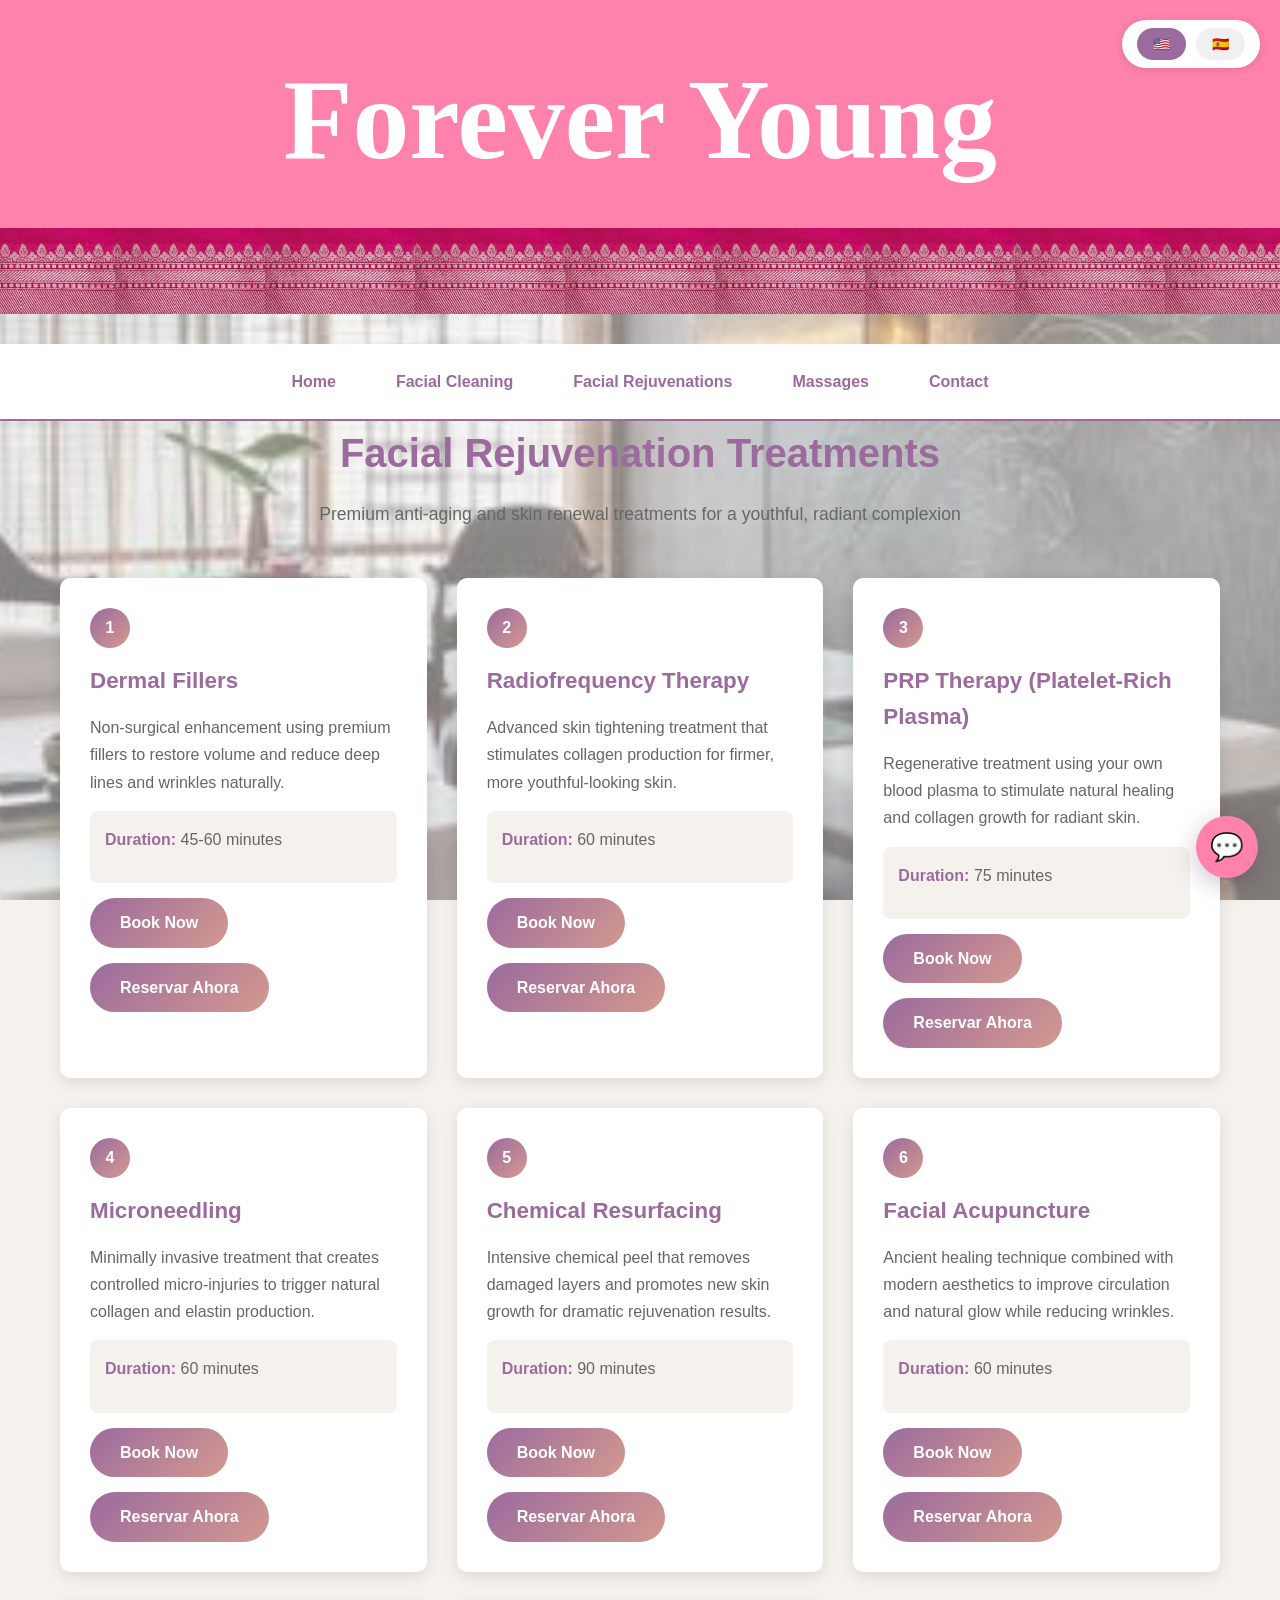
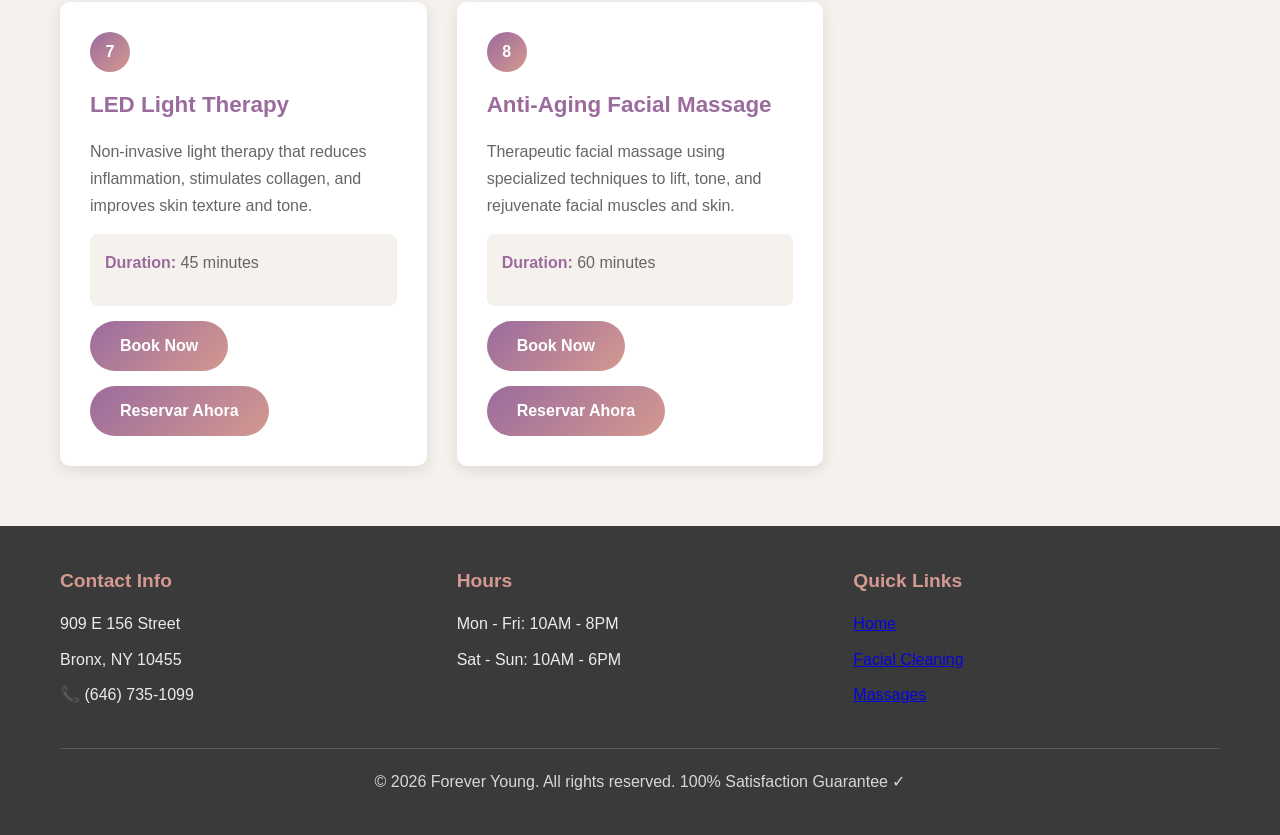
<file: facial-rejuvenations.html>
<!DOCTYPE html>
<html lang="en">
<head>
    <meta charset="UTF-8">
    <meta name="viewport" content="width=device-width, initial-scale=1.0">
    <title>Facial Rejuvenations | Rejuvenecimiento Facial</title>
    <style>
        @import url('https://fonts.cdnfonts.com/css/marcelle-script');
        * {
            margin: 0;
            padding: 0;
            box-sizing: border-box;
        }

        :root {
            --primary-color: #9b6b9e;
            --secondary-color: #d4998f;
            --accent-color: #8b6f47;
            --light-bg: #f5f1ec;
            --dark-text: #3a3a3a;
            --light-text: #666666;
            --white: #ffffff;
        }

        body {
            font-family: 'Segoe UI', Tahoma, Geneva, Verdana, sans-serif;
            line-height: 1.6;
            color: var(--dark-text);
            background: linear-gradient(rgba(245, 241, 236, 0.5), rgba(245, 241, 236, 0.5)), url("./bg-facial-rejuvenations.png") center/cover no-repeat fixed;
            background-attachment: fixed;
            background-color: var(--light-bg);
        }

        .container {
            max-width: 1200px;
            margin: 0 auto;
            padding: 0 20px;
        }

        /* Language Switcher */
        .language-switcher {
            position: fixed;
            top: 20px;
            right: 20px;
            z-index: 1000;
            background: white;
            border-radius: 50px;
            padding: 8px 15px;
            box-shadow: 0 2px 10px rgba(0,0,0,0.1);
            display: flex;
            gap: 10px;
        }

        .lang-btn {
            padding: 8px 16px;
            border: none;
            border-radius: 25px;
            cursor: pointer;
            font-weight: 600;
            font-size: 14px;
            transition: all 0.3s ease;
            background: #f0f0f0;
            color: #333;
        }

        .lang-btn.active {
            background: #9b6b9e;
            color: white;
        }

        .lang-btn:hover {
            transform: scale(1.05);
        }

        .es { display: none; }
        .es.active { display: revert; }
        .en { display: block; }
        .en.hidden { display: none; }

        /* Header */
        header {
            background: #FE82AC;
            color: white;
            padding: 30px 0 92px;
            text-align: center;
            position: relative;
            overflow: hidden;
            margin-bottom: 30px;
        }

        header::after {
            content: "";
            position: absolute;
            left: 0;
            right: 0;
            bottom: 0;
            height: 86px;
            background-image: url("./header-pattern.svg?v=2");
            background-repeat: repeat-x;
            background-position: center bottom;
            background-size: auto 86px;
        }

        header h1 {
            color: white;
            font-family: 'Marcelle Script', 'Brush Script MT', cursive;
            font-size: 7.095rem;
            margin-bottom: 10px;
            font-weight: 700;
        }

        header a {
            color: white;
            text-decoration: none;
            font-size: 1rem;
            opacity: 0.9;
            transition: opacity 0.3s;
        }

        header a:hover {
            opacity: 1;
        }

        /* Navigation */
        nav {
            background: white;
            border-bottom: 2px solid var(--primary-color);
            padding: 15px 0;
            position: sticky;
            top: 0;
            z-index: 100;
        }

        nav ul {
            list-style: none;
            display: flex;
            justify-content: center;
            gap: 30px;
            flex-wrap: wrap;
        }

        nav a {
            color: var(--primary-color);
            text-decoration: none;
            font-weight: 600;
            padding: 10px 15px;
            border-radius: 5px;
            transition: all 0.3s ease;
        }

        nav a:hover {
            background: var(--primary-color);
            color: white;
        }

        /* Page Title */
        .page-title {
            text-align: center;
            margin-bottom: 50px;
        }

        .page-title h2 {
            font-size: 2.5rem;
            color: var(--primary-color);
            margin-bottom: 15px;
            font-weight: 700;
        }

        .page-title p {
            font-size: 1.1rem;
            color: var(--light-text);
            max-width: 700px;
            margin: 0 auto;
        }

        /* Service Grid */
        .service-grid {
            display: grid;
            grid-template-columns: repeat(auto-fit, minmax(320px, 1fr));
            gap: 30px;
            margin-bottom: 60px;
        }

        .service-card {
            background: white;
            padding: 30px;
            border-radius: 10px;
            box-shadow: 0 4px 15px rgba(0,0,0,0.1);
            transition: all 0.3s;
        }

        .service-card:hover {
            transform: translateY(-5px);
            box-shadow: 0 8px 25px rgba(0,0,0,0.15);
        }

        .service-number {
            display: inline-block;
            background: linear-gradient(135deg, var(--primary-color), var(--secondary-color));
            color: white;
            width: 40px;
            height: 40px;
            border-radius: 50%;
            text-align: center;
            line-height: 40px;
            font-weight: 700;
            margin-bottom: 15px;
        }

        .service-card h3 {
            font-size: 1.4rem;
            color: var(--primary-color);
            margin-bottom: 15px;
            font-weight: 600;
        }

        .service-card p {
            color: var(--light-text);
            margin-bottom: 15px;
            line-height: 1.7;
        }

        .service-details {
            background: var(--light-bg);
            padding: 15px;
            border-radius: 8px;
            margin-top: 15px;
        }

        .service-details strong {
            color: var(--primary-color);
        }

        .cta-button {
            display: inline-block;
            background: linear-gradient(135deg, var(--primary-color), var(--secondary-color));
            color: white;
            padding: 12px 30px;
            border-radius: 50px;
            text-decoration: none;
            font-weight: 600;
            margin-top: 15px;
            transition: all 0.3s;
            border: none;
            cursor: pointer;
        }

        .cta-button:hover {
            transform: translateY(-2px);
            box-shadow: 0 5px 20px rgba(155, 107, 158, 0.3);
        }

        /* Footer */
        footer {
            background: var(--dark-text);
            color: white;
            padding: 40px 0;
            margin-top: 60px;
        }

        .footer-content {
            display: grid;
            grid-template-columns: repeat(auto-fit, minmax(250px, 1fr));
            gap: 30px;
            margin-bottom: 30px;
        }

        .footer-section h4 {
            font-size: 1.2rem;
            margin-bottom: 15px;
            color: var(--secondary-color);
            font-weight: 600;
        }

        .footer-section p {
            margin-bottom: 10px;
            opacity: 0.9;
        }

        .footer-bottom {
            text-align: center;
            padding-top: 20px;
            border-top: 1px solid rgba(255,255,255,0.2);
            opacity: 0.8;
        }

        /* Responsive */
        @media (max-width: 768px) {
            header h1 {
                font-size: 2.7rem;
            }

            .page-title h2 {
                font-size: 1.8rem;
            }

            .language-switcher {
                top: 10px;
                right: 10px;
                padding: 6px 12px;
            }

            .lang-btn {
                padding: 6px 12px;
                font-size: 12px;
            }
        }
    </style>
</head>
<body>
    <!-- Language Switcher -->
    <div class="language-switcher">
        <button class="lang-btn active" data-lang="en">🇺🇸</button>
        <button class="lang-btn" data-lang="es">🇪🇸</button>
    </div>

    <!-- Header -->
    <header>
        <div class="en">
            <h1>Forever Young</h1>
        </div>
        <div class="es">
            <h1>Forever Young</h1>
        </div>
    </header>

    <!-- Navigation -->
    <nav>
        <ul>
            <li><a href="index.html" class="en">Home</a><a href="index.html" class="es">Inicio</a></li>
            <li><a href="facial-cleaning.html" class="en">Facial Cleaning</a><a href="facial-cleaning.html" class="es">Limpieza Facial</a></li>
            <li><a href="facial-rejuvenations.html" class="en">Facial Rejuvenations</a><a href="facial-rejuvenations.html" class="es">Rejuvenecimiento</a></li>
            <li><a href="massages.html" class="en">Massages</a><a href="massages.html" class="es">Masajes</a></li>
            <li><a href="contact.html" class="en">Contact</a><a href="contact.html" class="es">Contacto</a></li>
        </ul>
    </nav>

    <div class="container">
        <!-- Page Title -->
        <div class="page-title">
            <div class="en">
                <h2>Facial Rejuvenation Treatments</h2>
                <p>Premium anti-aging and skin renewal treatments for a youthful, radiant complexion</p>
            </div>
            <div class="es">
                <h2>Tratamientos de Rejuvenecimiento Facial</h2>
                <p>Tratamientos premium anti-envejecimiento y renovación de piel para un cutis radiante y juvenil</p>
            </div>
        </div>

        <!-- Services Grid -->
        <div class="service-grid">
            <!-- Service 1 -->
            <div class="service-card">
                <div class="service-number">1</div>
                <h3 class="en">Dermal Fillers</h3>
                <h3 class="es">Rellenos Dérmicos</h3>
                <p class="en">Non-surgical enhancement using premium fillers to restore volume and reduce deep lines and wrinkles naturally.</p>
                <p class="es">Mejora no quirúrgica usando rellenos premium para restaurar volumen y reducir líneas profundas y arrugas naturalmente.</p>
                <div class="service-details">
                    <p class="en"><strong>Duration:</strong> 45-60 minutes</p>
                    <p class="es"><strong>Duración:</strong> 45-60 minutos</p>
                </div>
                <a href="contact.html" class="cta-button en">Book Now</a>
                <a href="contact.html" class="cta-button es">Reservar Ahora</a>
            </div>

            <!-- Service 2 -->
            <div class="service-card">
                <div class="service-number">2</div>
                <h3 class="en">Radiofrequency Therapy</h3>
                <h3 class="es">Terapia de Radiofrecuencia</h3>
                <p class="en">Advanced skin tightening treatment that stimulates collagen production for firmer, more youthful-looking skin.</p>
                <p class="es">Tratamiento avanzado de tensión de piel que estimula la producción de colágeno para una piel más firme y juvenil.</p>
                <div class="service-details">
                    <p class="en"><strong>Duration:</strong> 60 minutes</p>
                    <p class="es"><strong>Duración:</strong> 60 minutos</p>
                </div>
                <a href="contact.html" class="cta-button en">Book Now</a>
                <a href="contact.html" class="cta-button es">Reservar Ahora</a>
            </div>

            <!-- Service 3 -->
            <div class="service-card">
                <div class="service-number">3</div>
                <h3 class="en">PRP Therapy (Platelet-Rich Plasma)</h3>
                <h3 class="es">Terapia PRP (Plasma Rico en Plaquetas)</h3>
                <p class="en">Regenerative treatment using your own blood plasma to stimulate natural healing and collagen growth for radiant skin.</p>
                <p class="es">Tratamiento regenerativo usando tu propio plasma sanguíneo para estimular la curación natural y el crecimiento de colágeno.</p>
                <div class="service-details">
                    <p class="en"><strong>Duration:</strong> 75 minutes</p>
                    <p class="es"><strong>Duración:</strong> 75 minutos</p>
                </div>
                <a href="contact.html" class="cta-button en">Book Now</a>
                <a href="contact.html" class="cta-button es">Reservar Ahora</a>
            </div>

            <!-- Service 4 -->
            <div class="service-card">
                <div class="service-number">4</div>
                <h3 class="en">Microneedling</h3>
                <h3 class="es">Microagujas</h3>
                <p class="en">Minimally invasive treatment that creates controlled micro-injuries to trigger natural collagen and elastin production.</p>
                <p class="es">Tratamiento mínimamente invasivo que crea microlesiones controladas para desencadenar la producción natural de colágeno y elastina.</p>
                <div class="service-details">
                    <p class="en"><strong>Duration:</strong> 60 minutes</p>
                    <p class="es"><strong>Duración:</strong> 60 minutos</p>
                </div>
                <a href="contact.html" class="cta-button en">Book Now</a>
                <a href="contact.html" class="cta-button es">Reservar Ahora</a>
            </div>

            <!-- Service 5 -->
            <div class="service-card">
                <div class="service-number">5</div>
                <h3 class="en">Chemical Resurfacing</h3>
                <h3 class="es">Resurfacing Químico</h3>
                <p class="en">Intensive chemical peel that removes damaged layers and promotes new skin growth for dramatic rejuvenation results.</p>
                <p class="es">Peeling químico intensivo que elimina capas dañadas y promueve el crecimiento de nueva piel para resultados dramáticos de rejuvenecimiento.</p>
                <div class="service-details">
                    <p class="en"><strong>Duration:</strong> 90 minutes</p>
                    <p class="es"><strong>Duración:</strong> 90 minutos</p>
                </div>
                <a href="contact.html" class="cta-button en">Book Now</a>
                <a href="contact.html" class="cta-button es">Reservar Ahora</a>
            </div>

            <!-- Service 6 -->
            <div class="service-card">
                <div class="service-number">6</div>
                <h3 class="en">Facial Acupuncture</h3>
                <h3 class="es">Acupuntura Facial</h3>
                <p class="en">Ancient healing technique combined with modern aesthetics to improve circulation and natural glow while reducing wrinkles.</p>
                <p class="es">Técnica de curación antigua combinada con estética moderna para mejorar la circulación y el brillo natural mientras se reducen las arrugas.</p>
                <div class="service-details">
                    <p class="en"><strong>Duration:</strong> 60 minutes</p>
                    <p class="es"><strong>Duración:</strong> 60 minutos</p>
                </div>
                <a href="contact.html" class="cta-button en">Book Now</a>
                <a href="contact.html" class="cta-button es">Reservar Ahora</a>
            </div>

            <!-- Service 7 -->
            <div class="service-card">
                <div class="service-number">7</div>
                <h3 class="en">LED Light Therapy</h3>
                <h3 class="es">Terapia de Luz LED</h3>
                <p class="en">Non-invasive light therapy that reduces inflammation, stimulates collagen, and improves skin texture and tone.</p>
                <p class="es">Terapia de luz no invasiva que reduce la inflamación, estimula el colágeno y mejora la textura y el tono de la piel.</p>
                <div class="service-details">
                    <p class="en"><strong>Duration:</strong> 45 minutes</p>
                    <p class="es"><strong>Duración:</strong> 45 minutos</p>
                </div>
                <a href="contact.html" class="cta-button en">Book Now</a>
                <a href="contact.html" class="cta-button es">Reservar Ahora</a>
            </div>

            <!-- Service 8 -->
            <div class="service-card">
                <div class="service-number">8</div>
                <h3 class="en">Anti-Aging Facial Massage</h3>
                <h3 class="es">Masaje Facial Anti-Envejecimiento</h3>
                <p class="en">Therapeutic facial massage using specialized techniques to lift, tone, and rejuvenate facial muscles and skin.</p>
                <p class="es">Masaje facial terapéutico usando técnicas especializadas para levantar, tonificar y rejuvenecer los músculos y la piel facial.</p>
                <div class="service-details">
                    <p class="en"><strong>Duration:</strong> 60 minutes</p>
                    <p class="es"><strong>Duración:</strong> 60 minutos</p>
                </div>
                <a href="contact.html" class="cta-button en">Book Now</a>
                <a href="contact.html" class="cta-button es">Reservar Ahora</a>
            </div>
        </div>
    </div>

    <!-- Footer -->
    <footer>
        <div class="container">
            <div class="footer-content">
                <div class="footer-section">
                    <h4 class="en">Contact Info</h4>
                    <h4 class="es">Información de Contacto</h4>
                    <p>909 E 156 Street</p>
                    <p>Bronx, NY 10455</p>
                    <p>📞 (646) 735-1099</p>
                </div>

                <div class="footer-section">
                    <h4 class="en">Hours</h4>
                    <h4 class="es">Horario</h4>
                    <p class="en">Mon - Fri: 10AM - 8PM</p>
                    <p class="es">Lun - Vie: 10AM - 8PM</p>
                    <p class="en">Sat - Sun: 10AM - 6PM</p>
                    <p class="es">Sáb - Dom: 10AM - 6PM</p>
                </div>

                <div class="footer-section">
                    <h4 class="en">Quick Links</h4>
                    <h4 class="es">Enlaces Rápidos</h4>
                    <p><a href="index.html" class="en">Home</a><a href="index.html" class="es">Inicio</a></p>
                    <p><a href="facial-cleaning.html" class="en">Facial Cleaning</a><a href="facial-cleaning.html" class="es">Limpieza Facial</a></p>
                    <p><a href="massages.html" class="en">Massages</a><a href="massages.html" class="es">Masajes</a></p>
                </div>
            </div>

            <div class="footer-bottom">
                <p class="en">&copy; 2026 Forever Young. All rights reserved. 100% Satisfaction Guarantee ✓</p>
                <p class="es">&copy; 2026 Forever Young. Todos los derechos reservados. 100% Garantía de Satisfacción ✓</p>
            </div>
        </div>
    </footer>

    <script>
        function switchLanguage(lang) {
            document.querySelectorAll(".en, .es").forEach(el => {
                el.classList.remove("active", "hidden");
            });

            if (lang === "en") {
                document.querySelectorAll(".en").forEach(el => el.classList.remove("hidden"));
                document.querySelectorAll(".es").forEach(el => el.classList.add("hidden"));
            } else if (lang === "es") {
                document.querySelectorAll(".es").forEach(el => el.classList.add("active"));
                document.querySelectorAll(".en").forEach(el => el.classList.add("hidden"));
            }

            document.querySelectorAll(".lang-btn").forEach(btn => {
                if (btn.dataset.lang === lang) {
                    btn.classList.add("active");
                } else {
                    btn.classList.remove("active");
                }
            });

            localStorage.setItem("preferredLanguage", lang);
        }

        if (document.readyState === "loading") {
            document.addEventListener("DOMContentLoaded", function() {
                const saved = localStorage.getItem("preferredLanguage") || "en";
                switchLanguage(saved);
            });
        } else {
            const saved = localStorage.getItem("preferredLanguage") || "en";
            switchLanguage(saved);
        }

        document.querySelectorAll(".lang-btn").forEach(btn => {
            btn.addEventListener("click", function() {
                switchLanguage(this.dataset.lang);
            });
        });
    </script>
    <script src="chatbot.js?v=7"></script>
</body>
</html>
</file>
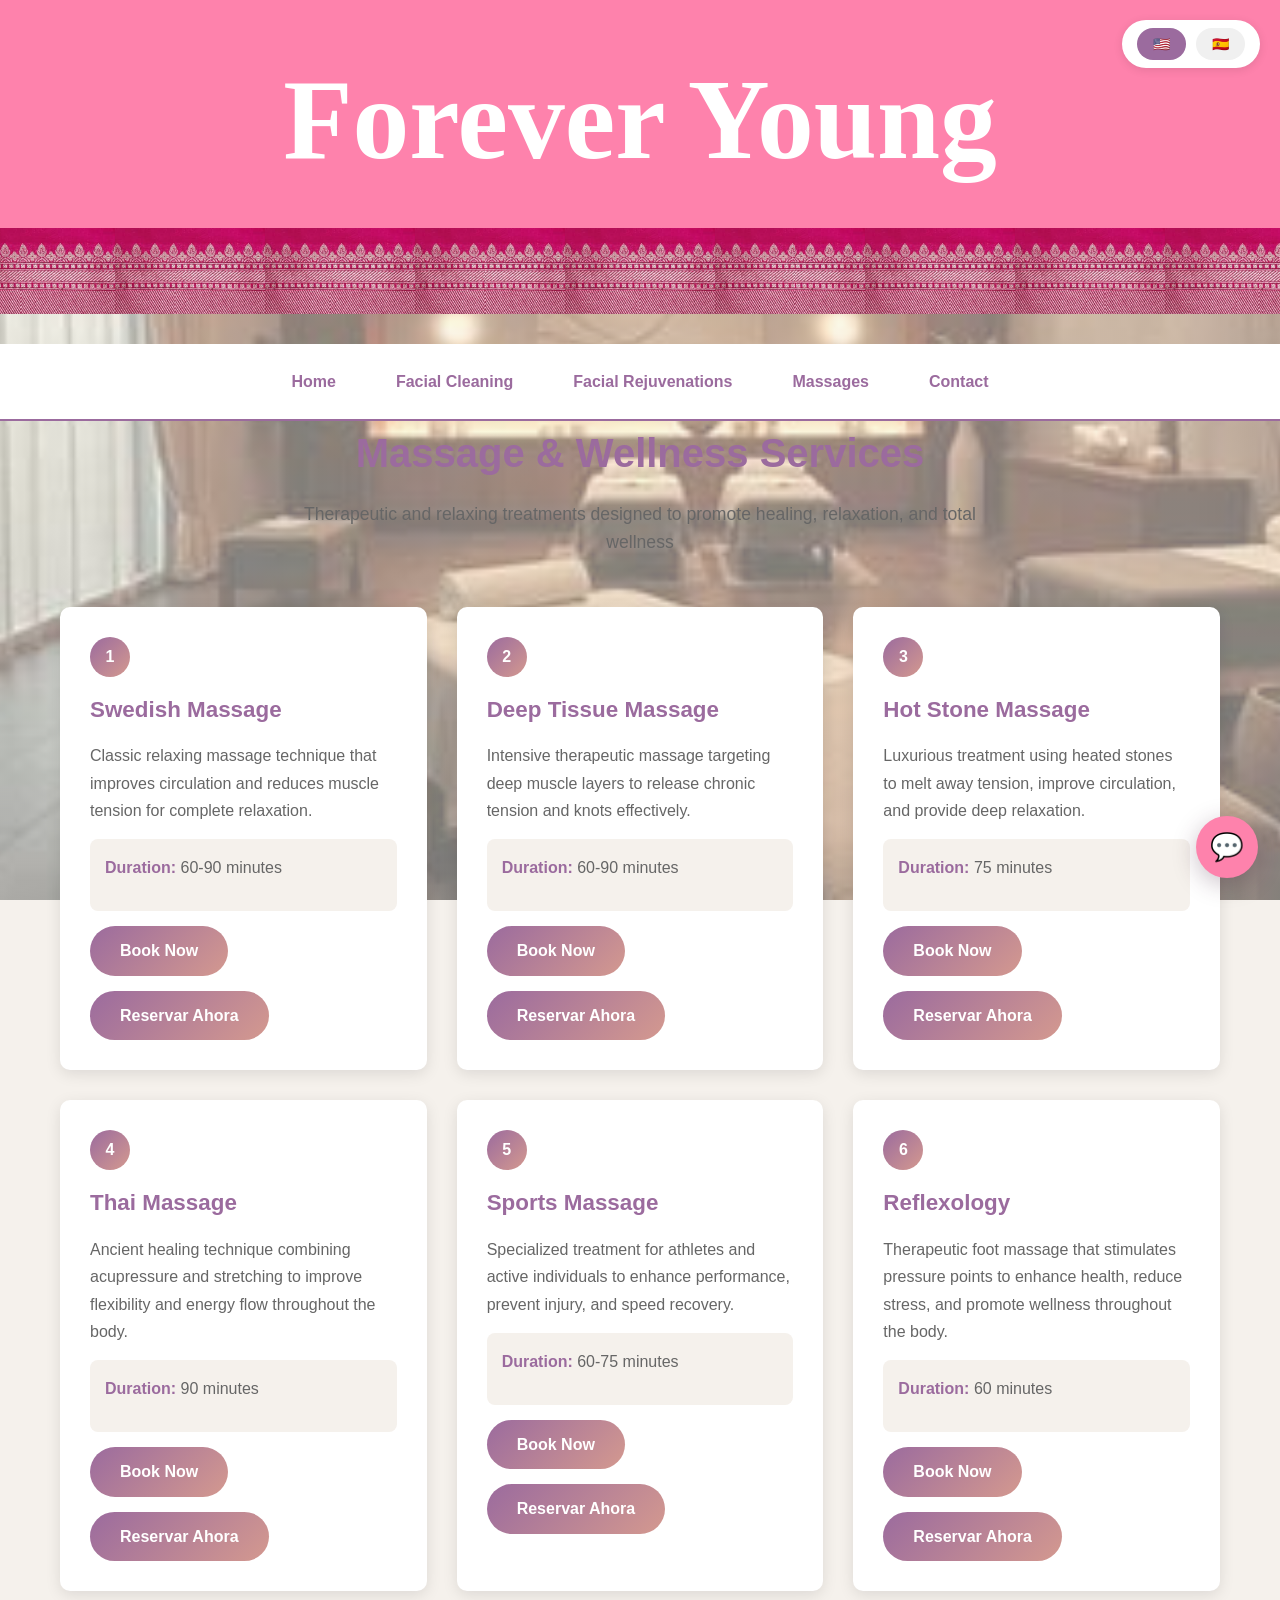
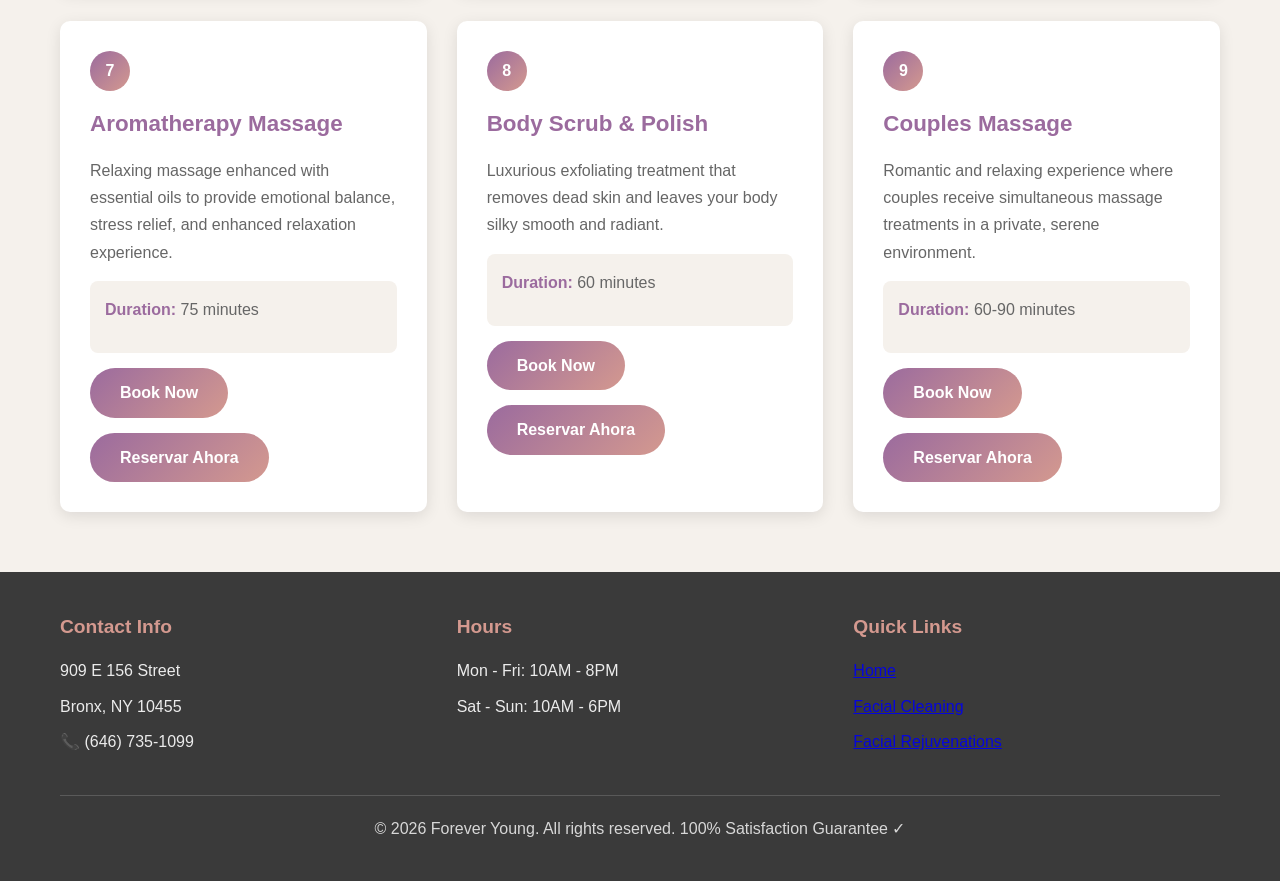
<file: massages.html>
<!DOCTYPE html>
<html lang="en">
<head>
    <meta charset="UTF-8">
    <meta name="viewport" content="width=device-width, initial-scale=1.0">
    <title>Massage & Wellness Services | Servicios de Masaje y Bienestar</title>
    <style>
        @import url('https://fonts.cdnfonts.com/css/marcelle-script');
        * {
            margin: 0;
            padding: 0;
            box-sizing: border-box;
        }

        :root {
            --primary-color: #9b6b9e;
            --secondary-color: #d4998f;
            --accent-color: #8b6f47;
            --light-bg: #f5f1ec;
            --dark-text: #3a3a3a;
            --light-text: #666666;
            --white: #ffffff;
        }

        body {
            font-family: 'Segoe UI', Tahoma, Geneva, Verdana, sans-serif;
            line-height: 1.6;
            color: var(--dark-text);
            background: linear-gradient(rgba(245, 241, 236, 0.5), rgba(245, 241, 236, 0.5)), url("./bg-massages.png") center/cover no-repeat fixed;
            background-attachment: fixed;
            background-color: var(--light-bg);
        }

        .container {
            max-width: 1200px;
            margin: 0 auto;
            padding: 0 20px;
        }

        /* Language Switcher */
        .language-switcher {
            position: fixed;
            top: 20px;
            right: 20px;
            z-index: 1000;
            background: white;
            border-radius: 50px;
            padding: 8px 15px;
            box-shadow: 0 2px 10px rgba(0,0,0,0.1);
            display: flex;
            gap: 10px;
        }

        .lang-btn {
            padding: 8px 16px;
            border: none;
            border-radius: 25px;
            cursor: pointer;
            font-weight: 600;
            font-size: 14px;
            transition: all 0.3s ease;
            background: #f0f0f0;
            color: #333;
        }

        .lang-btn.active {
            background: #9b6b9e;
            color: white;
        }

        .lang-btn:hover {
            transform: scale(1.05);
        }

        .es { display: none; }
        .es.active { display: revert; }
        .en { display: block; }
        .en.hidden { display: none; }

        /* Header */
        header {
            background: #FE82AC;
            color: white;
            padding: 30px 0 92px;
            text-align: center;
            position: relative;
            overflow: hidden;
            margin-bottom: 30px;
        }

        header::after {
            content: "";
            position: absolute;
            left: 0;
            right: 0;
            bottom: 0;
            height: 86px;
            background-image: url("./header-pattern.svg?v=2");
            background-repeat: repeat-x;
            background-position: center bottom;
            background-size: auto 86px;
        }

        header h1 {
            color: white;
            font-family: 'Marcelle Script', 'Brush Script MT', cursive;
            font-size: 7.095rem;
            margin-bottom: 10px;
            font-weight: 700;
        }

        header a {
            color: white;
            text-decoration: none;
            font-size: 1rem;
            opacity: 0.9;
            transition: opacity 0.3s;
        }

        header a:hover {
            opacity: 1;
        }

        /* Navigation */
        nav {
            background: white;
            border-bottom: 2px solid var(--primary-color);
            padding: 15px 0;
            position: sticky;
            top: 0;
            z-index: 100;
        }

        nav ul {
            list-style: none;
            display: flex;
            justify-content: center;
            gap: 30px;
            flex-wrap: wrap;
        }

        nav a {
            color: var(--primary-color);
            text-decoration: none;
            font-weight: 600;
            padding: 10px 15px;
            border-radius: 5px;
            transition: all 0.3s ease;
        }

        nav a:hover {
            background: var(--primary-color);
            color: white;
        }

        /* Page Title */
        .page-title {
            text-align: center;
            margin-bottom: 50px;
        }

        .page-title h2 {
            font-size: 2.5rem;
            color: var(--primary-color);
            margin-bottom: 15px;
            font-weight: 700;
        }

        .page-title p {
            font-size: 1.1rem;
            color: var(--light-text);
            max-width: 700px;
            margin: 0 auto;
        }

        /* Service Grid */
        .service-grid {
            display: grid;
            grid-template-columns: repeat(auto-fit, minmax(320px, 1fr));
            gap: 30px;
            margin-bottom: 60px;
        }

        .service-card {
            background: white;
            padding: 30px;
            border-radius: 10px;
            box-shadow: 0 4px 15px rgba(0,0,0,0.1);
            transition: all 0.3s;
        }

        .service-card:hover {
            transform: translateY(-5px);
            box-shadow: 0 8px 25px rgba(0,0,0,0.15);
        }

        .service-number {
            display: inline-block;
            background: linear-gradient(135deg, var(--primary-color), var(--secondary-color));
            color: white;
            width: 40px;
            height: 40px;
            border-radius: 50%;
            text-align: center;
            line-height: 40px;
            font-weight: 700;
            margin-bottom: 15px;
        }

        .service-card h3 {
            font-size: 1.4rem;
            color: var(--primary-color);
            margin-bottom: 15px;
            font-weight: 600;
        }

        .service-card p {
            color: var(--light-text);
            margin-bottom: 15px;
            line-height: 1.7;
        }

        .service-details {
            background: var(--light-bg);
            padding: 15px;
            border-radius: 8px;
            margin-top: 15px;
        }

        .service-details strong {
            color: var(--primary-color);
        }

        .cta-button {
            display: inline-block;
            background: linear-gradient(135deg, var(--primary-color), var(--secondary-color));
            color: white;
            padding: 12px 30px;
            border-radius: 50px;
            text-decoration: none;
            font-weight: 600;
            margin-top: 15px;
            transition: all 0.3s;
            border: none;
            cursor: pointer;
        }

        .cta-button:hover {
            transform: translateY(-2px);
            box-shadow: 0 5px 20px rgba(155, 107, 158, 0.3);
        }

        /* Footer */
        footer {
            background: var(--dark-text);
            color: white;
            padding: 40px 0;
            margin-top: 60px;
        }

        .footer-content {
            display: grid;
            grid-template-columns: repeat(auto-fit, minmax(250px, 1fr));
            gap: 30px;
            margin-bottom: 30px;
        }

        .footer-section h4 {
            font-size: 1.2rem;
            margin-bottom: 15px;
            color: var(--secondary-color);
            font-weight: 600;
        }

        .footer-section p {
            margin-bottom: 10px;
            opacity: 0.9;
        }

        .footer-bottom {
            text-align: center;
            padding-top: 20px;
            border-top: 1px solid rgba(255,255,255,0.2);
            opacity: 0.8;
        }

        /* Responsive */
        @media (max-width: 768px) {
            header h1 {
                font-size: 2.7rem;
            }

            .page-title h2 {
                font-size: 1.8rem;
            }

            .language-switcher {
                top: 10px;
                right: 10px;
                padding: 6px 12px;
            }

            .lang-btn {
                padding: 6px 12px;
                font-size: 12px;
            }
        }
    </style>
</head>
<body>
    <!-- Language Switcher -->
    <div class="language-switcher">
        <button class="lang-btn active" data-lang="en">🇺🇸</button>
        <button class="lang-btn" data-lang="es">🇪🇸</button>
    </div>

    <!-- Header -->
    <header>
        <div class="en">
            <h1>Forever Young</h1>
        </div>
        <div class="es">
            <h1>Forever Young</h1>
        </div>
    </header>

    <!-- Navigation -->
    <nav>
        <ul>
            <li><a href="index.html" class="en">Home</a><a href="index.html" class="es">Inicio</a></li>
            <li><a href="facial-cleaning.html" class="en">Facial Cleaning</a><a href="facial-cleaning.html" class="es">Limpieza Facial</a></li>
            <li><a href="facial-rejuvenations.html" class="en">Facial Rejuvenations</a><a href="facial-rejuvenations.html" class="es">Rejuvenecimiento</a></li>
            <li><a href="massages.html" class="en">Massages</a><a href="massages.html" class="es">Masajes</a></li>
            <li><a href="contact.html" class="en">Contact</a><a href="contact.html" class="es">Contacto</a></li>
        </ul>
    </nav>

    <div class="container">
        <!-- Page Title -->
        <div class="page-title">
            <div class="en">
                <h2>Massage & Wellness Services</h2>
                <p>Therapeutic and relaxing treatments designed to promote healing, relaxation, and total wellness</p>
            </div>
            <div class="es">
                <h2>Servicios de Masaje y Bienestar</h2>
                <p>Tratamientos terapéuticos y relajantes diseñados para promover la curación, relajación y bienestar total</p>
            </div>
        </div>

        <!-- Services Grid -->
        <div class="service-grid">
            <!-- Service 1 -->
            <div class="service-card">
                <div class="service-number">1</div>
                <h3 class="en">Swedish Massage</h3>
                <h3 class="es">Masaje Sueco</h3>
                <p class="en">Classic relaxing massage technique that improves circulation and reduces muscle tension for complete relaxation.</p>
                <p class="es">Técnica clásica de masaje relajante que mejora la circulación y reduce la tensión muscular para una relajación completa.</p>
                <div class="service-details">
                    <p class="en"><strong>Duration:</strong> 60-90 minutes</p>
                    <p class="es"><strong>Duración:</strong> 60-90 minutos</p>
                </div>
                <a href="contact.html" class="cta-button en">Book Now</a>
                <a href="contact.html" class="cta-button es">Reservar Ahora</a>
            </div>

            <!-- Service 2 -->
            <div class="service-card">
                <div class="service-number">2</div>
                <h3 class="en">Deep Tissue Massage</h3>
                <h3 class="es">Masaje de Tejido Profundo</h3>
                <p class="en">Intensive therapeutic massage targeting deep muscle layers to release chronic tension and knots effectively.</p>
                <p class="es">Masaje terapéutico intensivo que apunta a capas profundas de músculos para liberar tensión crónica y nudos efectivamente.</p>
                <div class="service-details">
                    <p class="en"><strong>Duration:</strong> 60-90 minutes</p>
                    <p class="es"><strong>Duración:</strong> 60-90 minutos</p>
                </div>
                <a href="contact.html" class="cta-button en">Book Now</a>
                <a href="contact.html" class="cta-button es">Reservar Ahora</a>
            </div>

            <!-- Service 3 -->
            <div class="service-card">
                <div class="service-number">3</div>
                <h3 class="en">Hot Stone Massage</h3>
                <h3 class="es">Masaje con Piedras Calientes</h3>
                <p class="en">Luxurious treatment using heated stones to melt away tension, improve circulation, and provide deep relaxation.</p>
                <p class="es">Tratamiento de lujo usando piedras calientes para aliviar la tensión, mejorar la circulación y proporcionar relajación profunda.</p>
                <div class="service-details">
                    <p class="en"><strong>Duration:</strong> 75 minutes</p>
                    <p class="es"><strong>Duración:</strong> 75 minutos</p>
                </div>
                <a href="contact.html" class="cta-button en">Book Now</a>
                <a href="contact.html" class="cta-button es">Reservar Ahora</a>
            </div>

            <!-- Service 4 -->
            <div class="service-card">
                <div class="service-number">4</div>
                <h3 class="en">Thai Massage</h3>
                <h3 class="es">Masaje Tailandés</h3>
                <p class="en">Ancient healing technique combining acupressure and stretching to improve flexibility and energy flow throughout the body.</p>
                <p class="es">Técnica de curación antigua que combina acupresión y estiramientos para mejorar la flexibilidad y el flujo de energía corporal.</p>
                <div class="service-details">
                    <p class="en"><strong>Duration:</strong> 90 minutes</p>
                    <p class="es"><strong>Duración:</strong> 90 minutos</p>
                </div>
                <a href="contact.html" class="cta-button en">Book Now</a>
                <a href="contact.html" class="cta-button es">Reservar Ahora</a>
            </div>

            <!-- Service 5 -->
            <div class="service-card">
                <div class="service-number">5</div>
                <h3 class="en">Sports Massage</h3>
                <h3 class="es">Masaje Deportivo</h3>
                <p class="en">Specialized treatment for athletes and active individuals to enhance performance, prevent injury, and speed recovery.</p>
                <p class="es">Tratamiento especializado para atletas e individuos activos para mejorar el rendimiento, prevenir lesiones y acelerar la recuperación.</p>
                <div class="service-details">
                    <p class="en"><strong>Duration:</strong> 60-75 minutes</p>
                    <p class="es"><strong>Duración:</strong> 60-75 minutos</p>
                </div>
                <a href="contact.html" class="cta-button en">Book Now</a>
                <a href="contact.html" class="cta-button es">Reservar Ahora</a>
            </div>

            <!-- Service 6 -->
            <div class="service-card">
                <div class="service-number">6</div>
                <h3 class="en">Reflexology</h3>
                <h3 class="es">Reflexología</h3>
                <p class="en">Therapeutic foot massage that stimulates pressure points to enhance health, reduce stress, and promote wellness throughout the body.</p>
                <p class="es">Masaje terapéutico del pie que estimula puntos de presión para mejorar la salud, reducir el estrés y promover el bienestar general.</p>
                <div class="service-details">
                    <p class="en"><strong>Duration:</strong> 60 minutes</p>
                    <p class="es"><strong>Duración:</strong> 60 minutos</p>
                </div>
                <a href="contact.html" class="cta-button en">Book Now</a>
                <a href="contact.html" class="cta-button es">Reservar Ahora</a>
            </div>

            <!-- Service 7 -->
            <div class="service-card">
                <div class="service-number">7</div>
                <h3 class="en">Aromatherapy Massage</h3>
                <h3 class="es">Masaje de Aromaterapia</h3>
                <p class="en">Relaxing massage enhanced with essential oils to provide emotional balance, stress relief, and enhanced relaxation experience.</p>
                <p class="es">Masaje relajante mejorado con aceites esenciales para proporcionar equilibrio emocional, alivio del estrés y experiencia relajante mejorada.</p>
                <div class="service-details">
                    <p class="en"><strong>Duration:</strong> 75 minutes</p>
                    <p class="es"><strong>Duración:</strong> 75 minutos</p>
                </div>
                <a href="contact.html" class="cta-button en">Book Now</a>
                <a href="contact.html" class="cta-button es">Reservar Ahora</a>
            </div>

            <!-- Service 8 -->
            <div class="service-card">
                <div class="service-number">8</div>
                <h3 class="en">Body Scrub & Polish</h3>
                <h3 class="es">Exfoliación y Pulido Corporal</h3>
                <p class="en">Luxurious exfoliating treatment that removes dead skin and leaves your body silky smooth and radiant.</p>
                <p class="es">Tratamiento exfoliante de lujo que elimina la piel muerta y deja tu cuerpo suave y radiante.</p>
                <div class="service-details">
                    <p class="en"><strong>Duration:</strong> 60 minutes</p>
                    <p class="es"><strong>Duración:</strong> 60 minutos</p>
                </div>
                <a href="contact.html" class="cta-button en">Book Now</a>
                <a href="contact.html" class="cta-button es">Reservar Ahora</a>
            </div>

            <!-- Service 9 -->
            <div class="service-card">
                <div class="service-number">9</div>
                <h3 class="en">Couples Massage</h3>
                <h3 class="es">Masaje para Parejas</h3>
                <p class="en">Romantic and relaxing experience where couples receive simultaneous massage treatments in a private, serene environment.</p>
                <p class="es">Experiencia romántica y relajante donde las parejas reciben tratamientos de masaje simultáneo en un ambiente privado y sereno.</p>
                <div class="service-details">
                    <p class="en"><strong>Duration:</strong> 60-90 minutes</p>
                    <p class="es"><strong>Duración:</strong> 60-90 minutos</p>
                </div>
                <a href="contact.html" class="cta-button en">Book Now</a>
                <a href="contact.html" class="cta-button es">Reservar Ahora</a>
            </div>
        </div>
    </div>

    <!-- Footer -->
    <footer>
        <div class="container">
            <div class="footer-content">
                <div class="footer-section">
                    <h4 class="en">Contact Info</h4>
                    <h4 class="es">Información de Contacto</h4>
                    <p>909 E 156 Street</p>
                    <p>Bronx, NY 10455</p>
                    <p>📞 (646) 735-1099</p>
                </div>

                <div class="footer-section">
                    <h4 class="en">Hours</h4>
                    <h4 class="es">Horario</h4>
                    <p class="en">Mon - Fri: 10AM - 8PM</p>
                    <p class="es">Lun - Vie: 10AM - 8PM</p>
                    <p class="en">Sat - Sun: 10AM - 6PM</p>
                    <p class="es">Sáb - Dom: 10AM - 6PM</p>
                </div>

                <div class="footer-section">
                    <h4 class="en">Quick Links</h4>
                    <h4 class="es">Enlaces Rápidos</h4>
                    <p><a href="index.html" class="en">Home</a><a href="index.html" class="es">Inicio</a></p>
                    <p><a href="facial-cleaning.html" class="en">Facial Cleaning</a><a href="facial-cleaning.html" class="es">Limpieza Facial</a></p>
                    <p><a href="facial-rejuvenations.html" class="en">Facial Rejuvenations</a><a href="facial-rejuvenations.html" class="es">Rejuvenecimiento</a></p>
                </div>
            </div>

            <div class="footer-bottom">
                <p class="en">&copy; 2026 Forever Young. All rights reserved. 100% Satisfaction Guarantee ✓</p>
                <p class="es">&copy; 2026 Forever Young. Todos los derechos reservados. 100% Garantía de Satisfacción ✓</p>
            </div>
        </div>
    </footer>

    <script>
        function switchLanguage(lang) {
            document.querySelectorAll(".en, .es").forEach(el => {
                el.classList.remove("active", "hidden");
            });

            if (lang === "en") {
                document.querySelectorAll(".en").forEach(el => el.classList.remove("hidden"));
                document.querySelectorAll(".es").forEach(el => el.classList.add("hidden"));
            } else if (lang === "es") {
                document.querySelectorAll(".es").forEach(el => el.classList.add("active"));
                document.querySelectorAll(".en").forEach(el => el.classList.add("hidden"));
            }

            document.querySelectorAll(".lang-btn").forEach(btn => {
                if (btn.dataset.lang === lang) {
                    btn.classList.add("active");
                } else {
                    btn.classList.remove("active");
                }
            });

            localStorage.setItem("preferredLanguage", lang);
        }

        if (document.readyState === "loading") {
            document.addEventListener("DOMContentLoaded", function() {
                const saved = localStorage.getItem("preferredLanguage") || "en";
                switchLanguage(saved);
            });
        } else {
            const saved = localStorage.getItem("preferredLanguage") || "en";
            switchLanguage(saved);
        }

        document.querySelectorAll(".lang-btn").forEach(btn => {
            btn.addEventListener("click", function() {
                switchLanguage(this.dataset.lang);
            });
        });
    </script>
    <script src="chatbot.js?v=7"></script>
</body>
</html>
</file>
